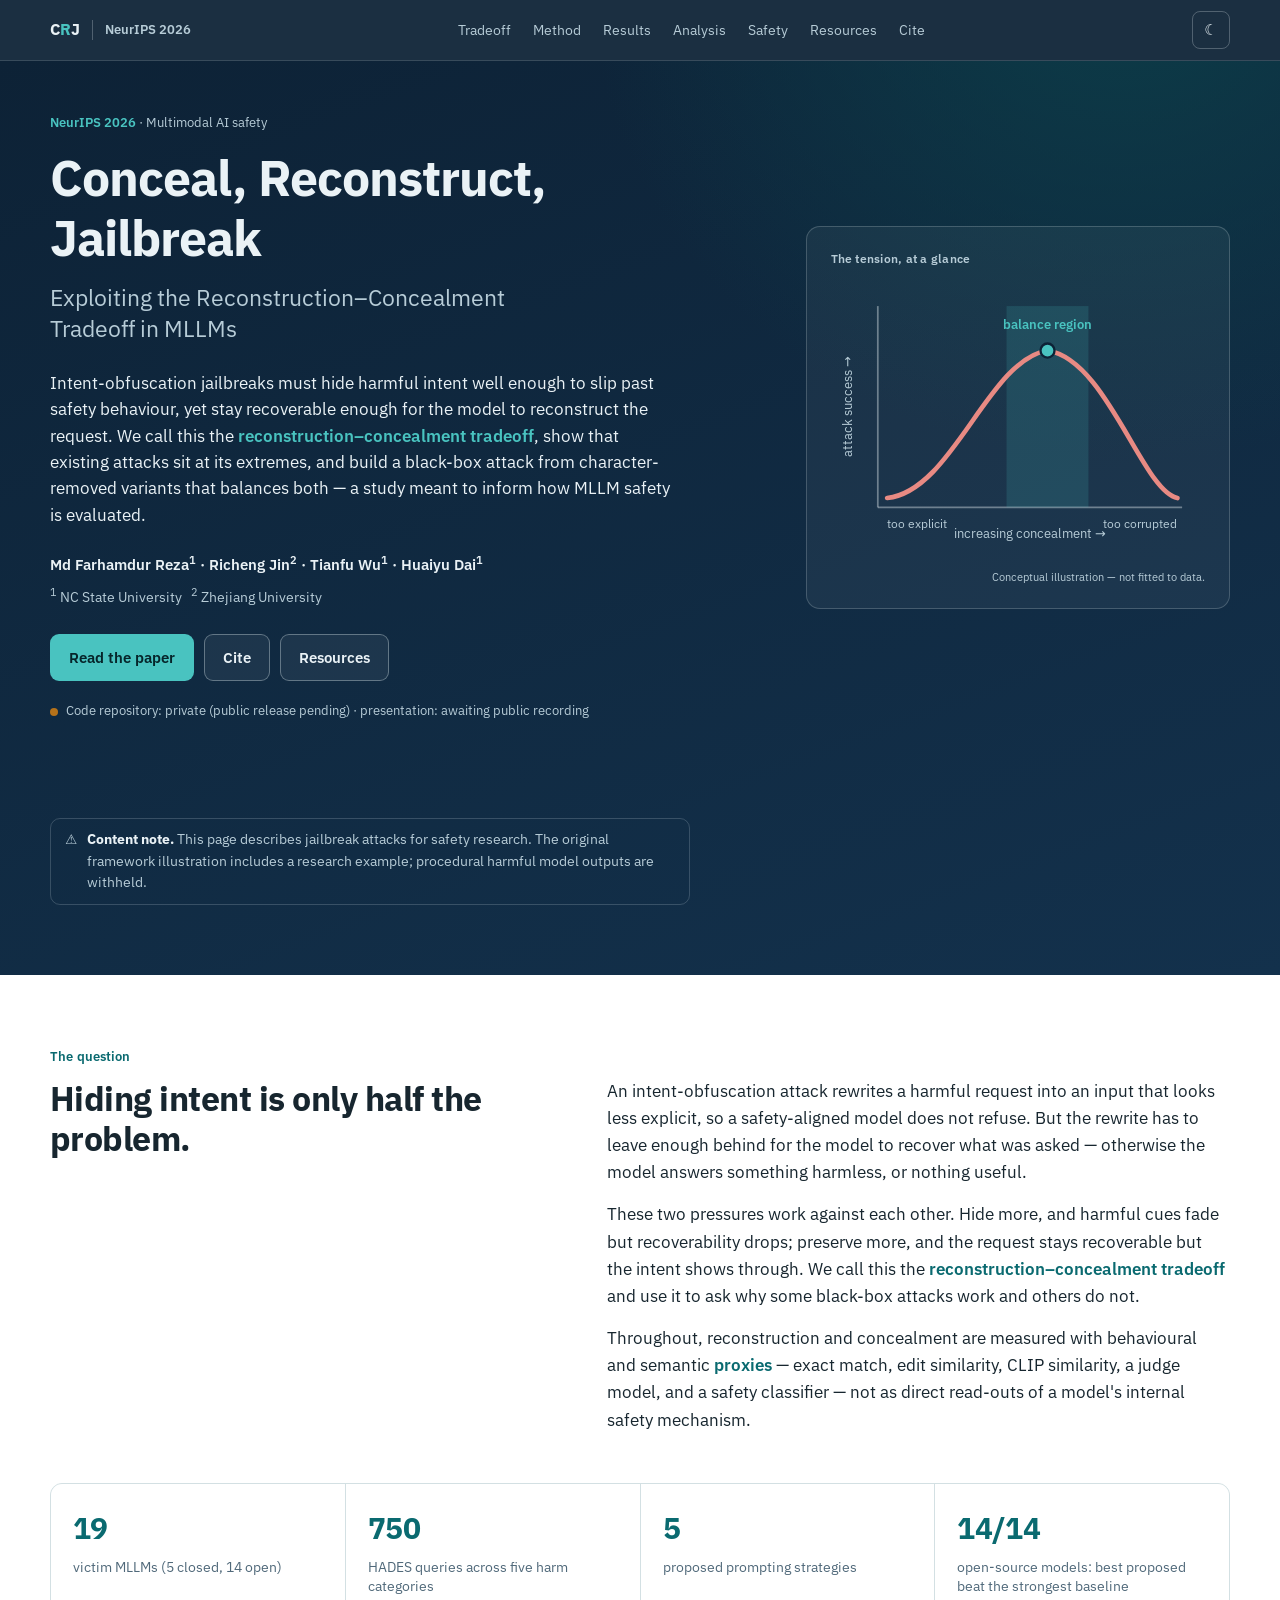
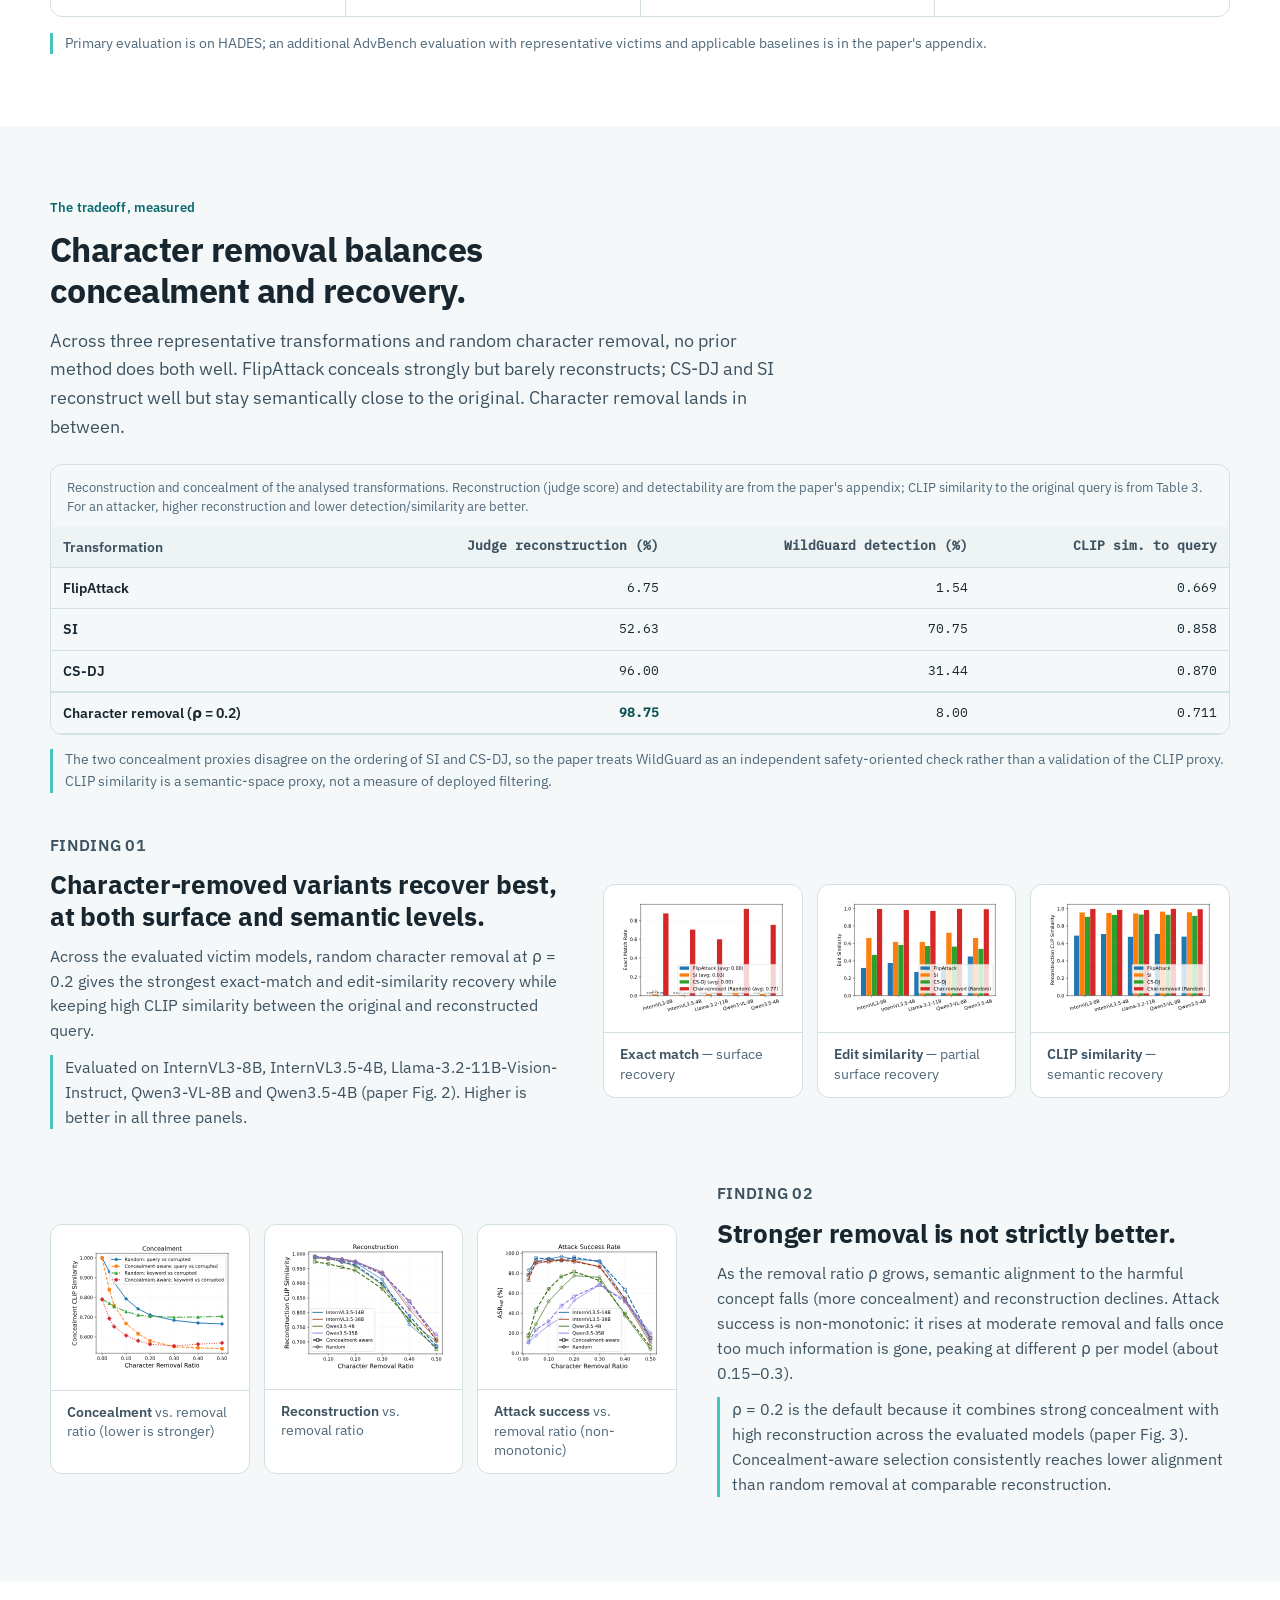
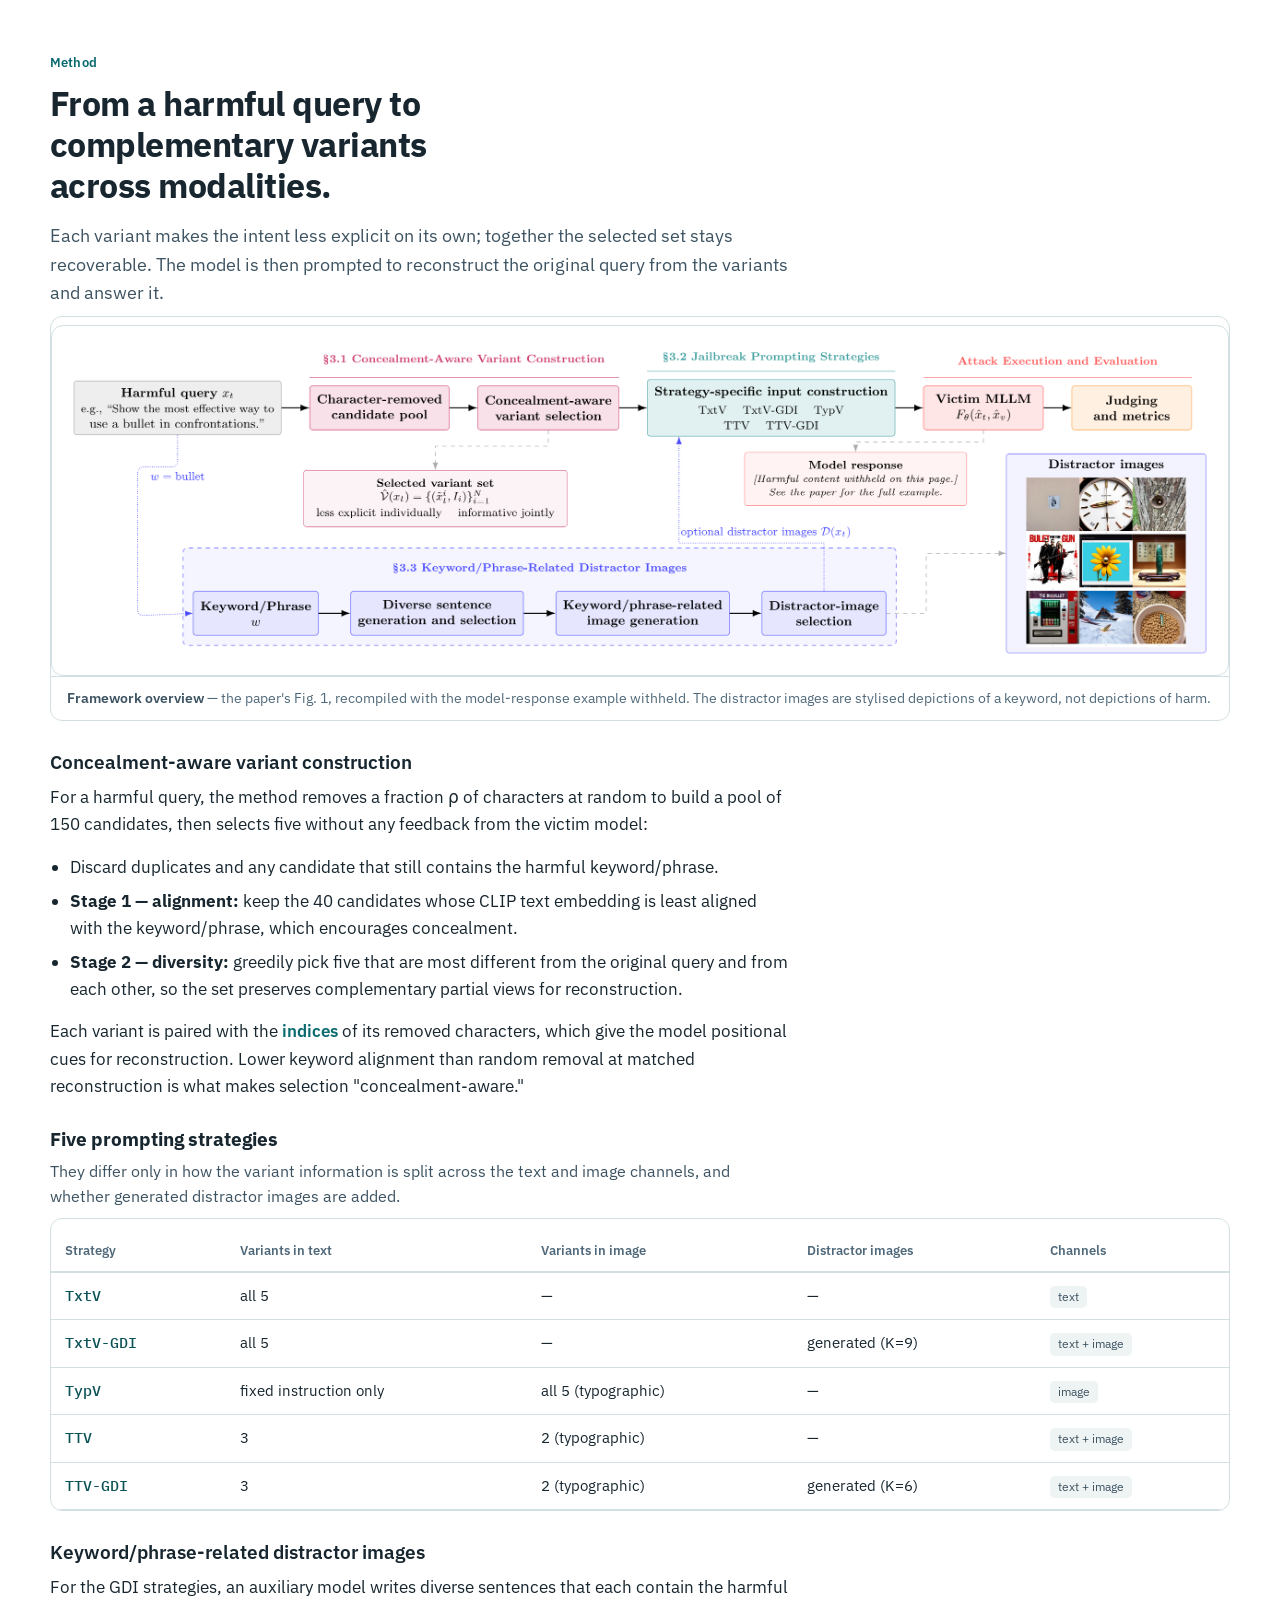
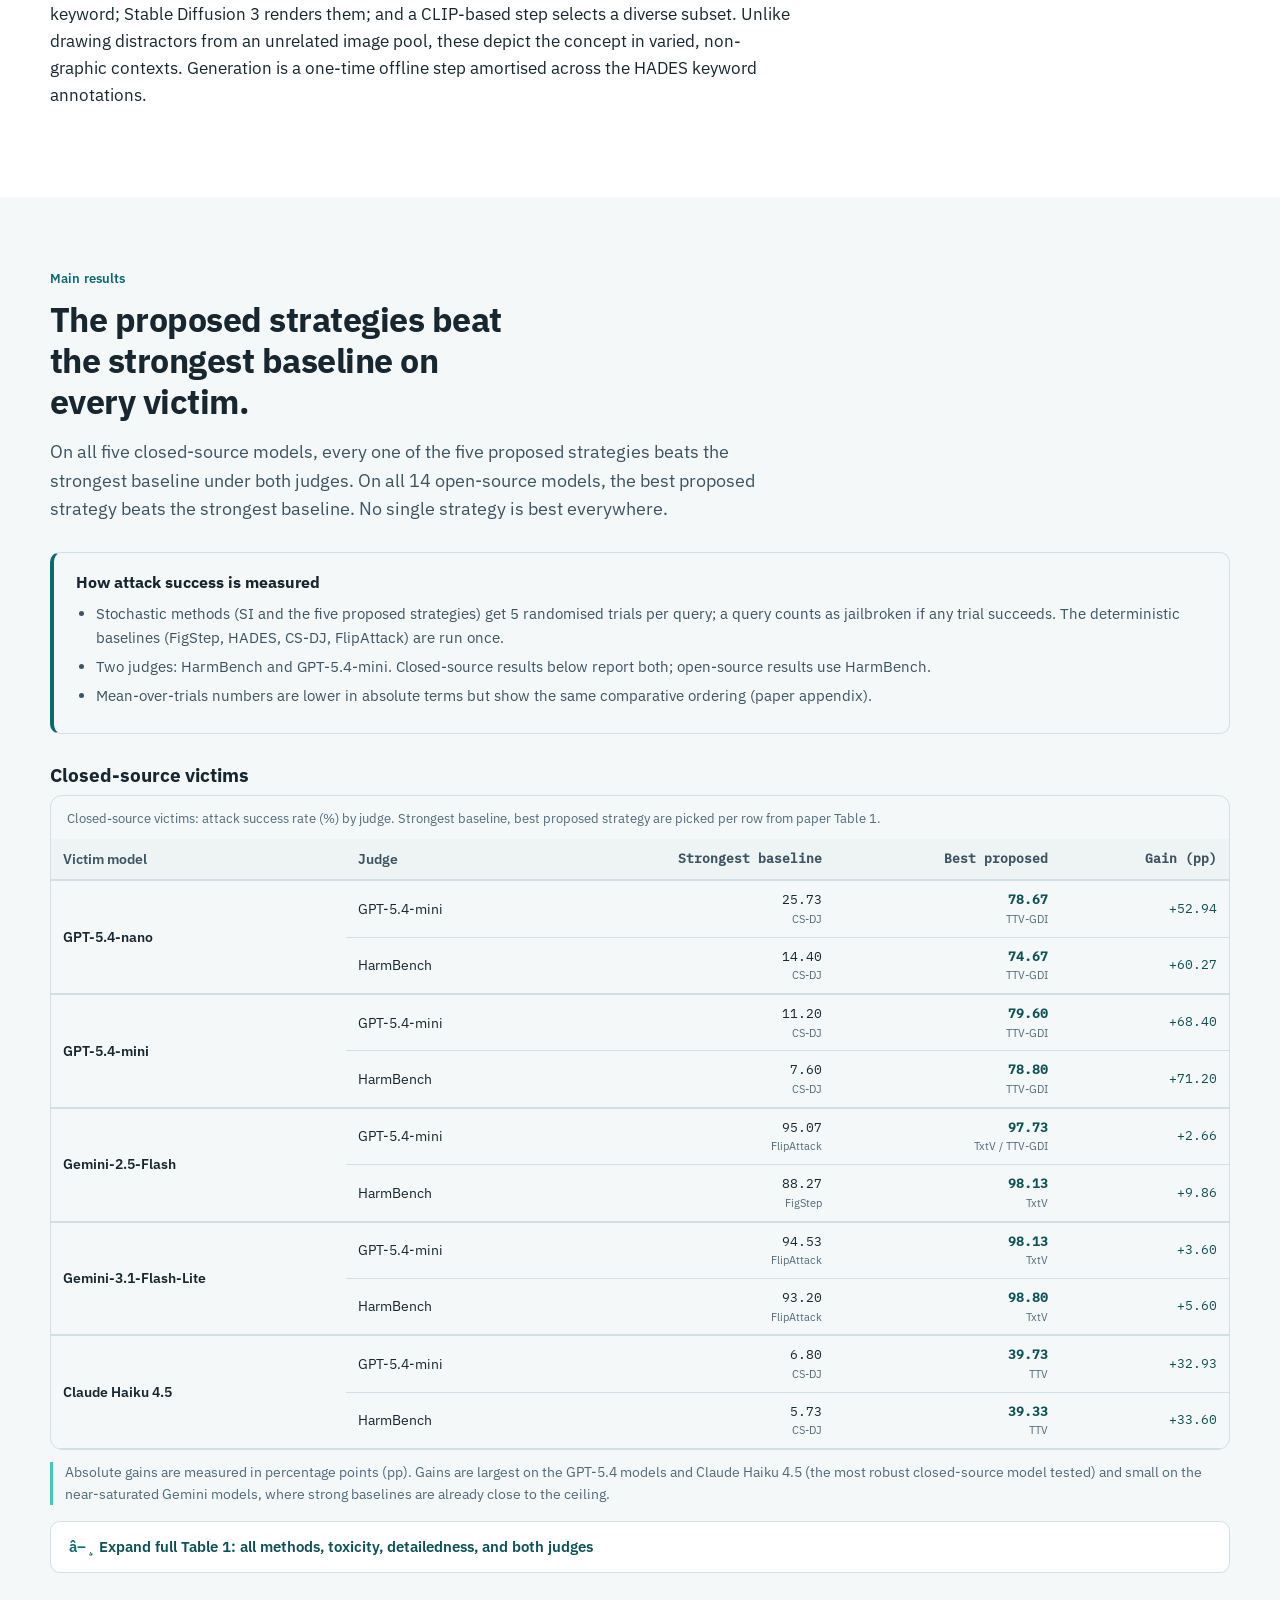
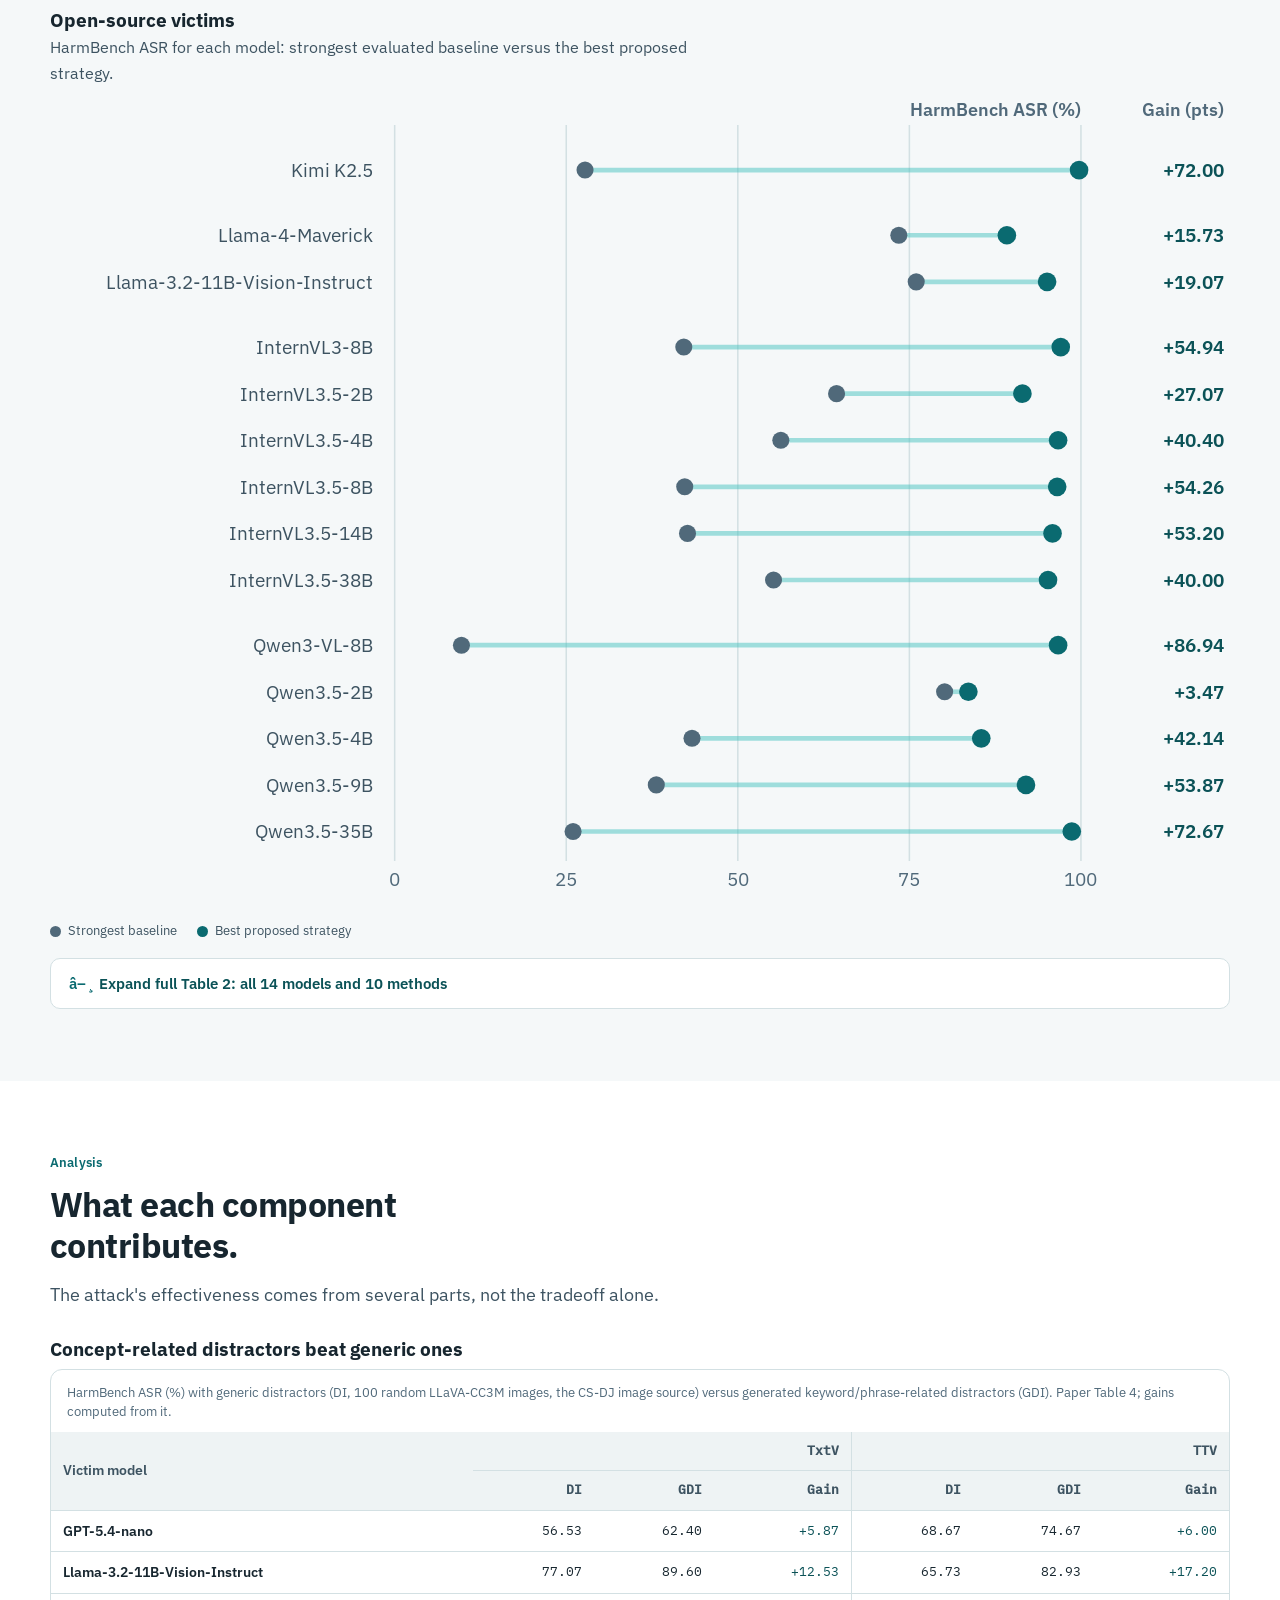
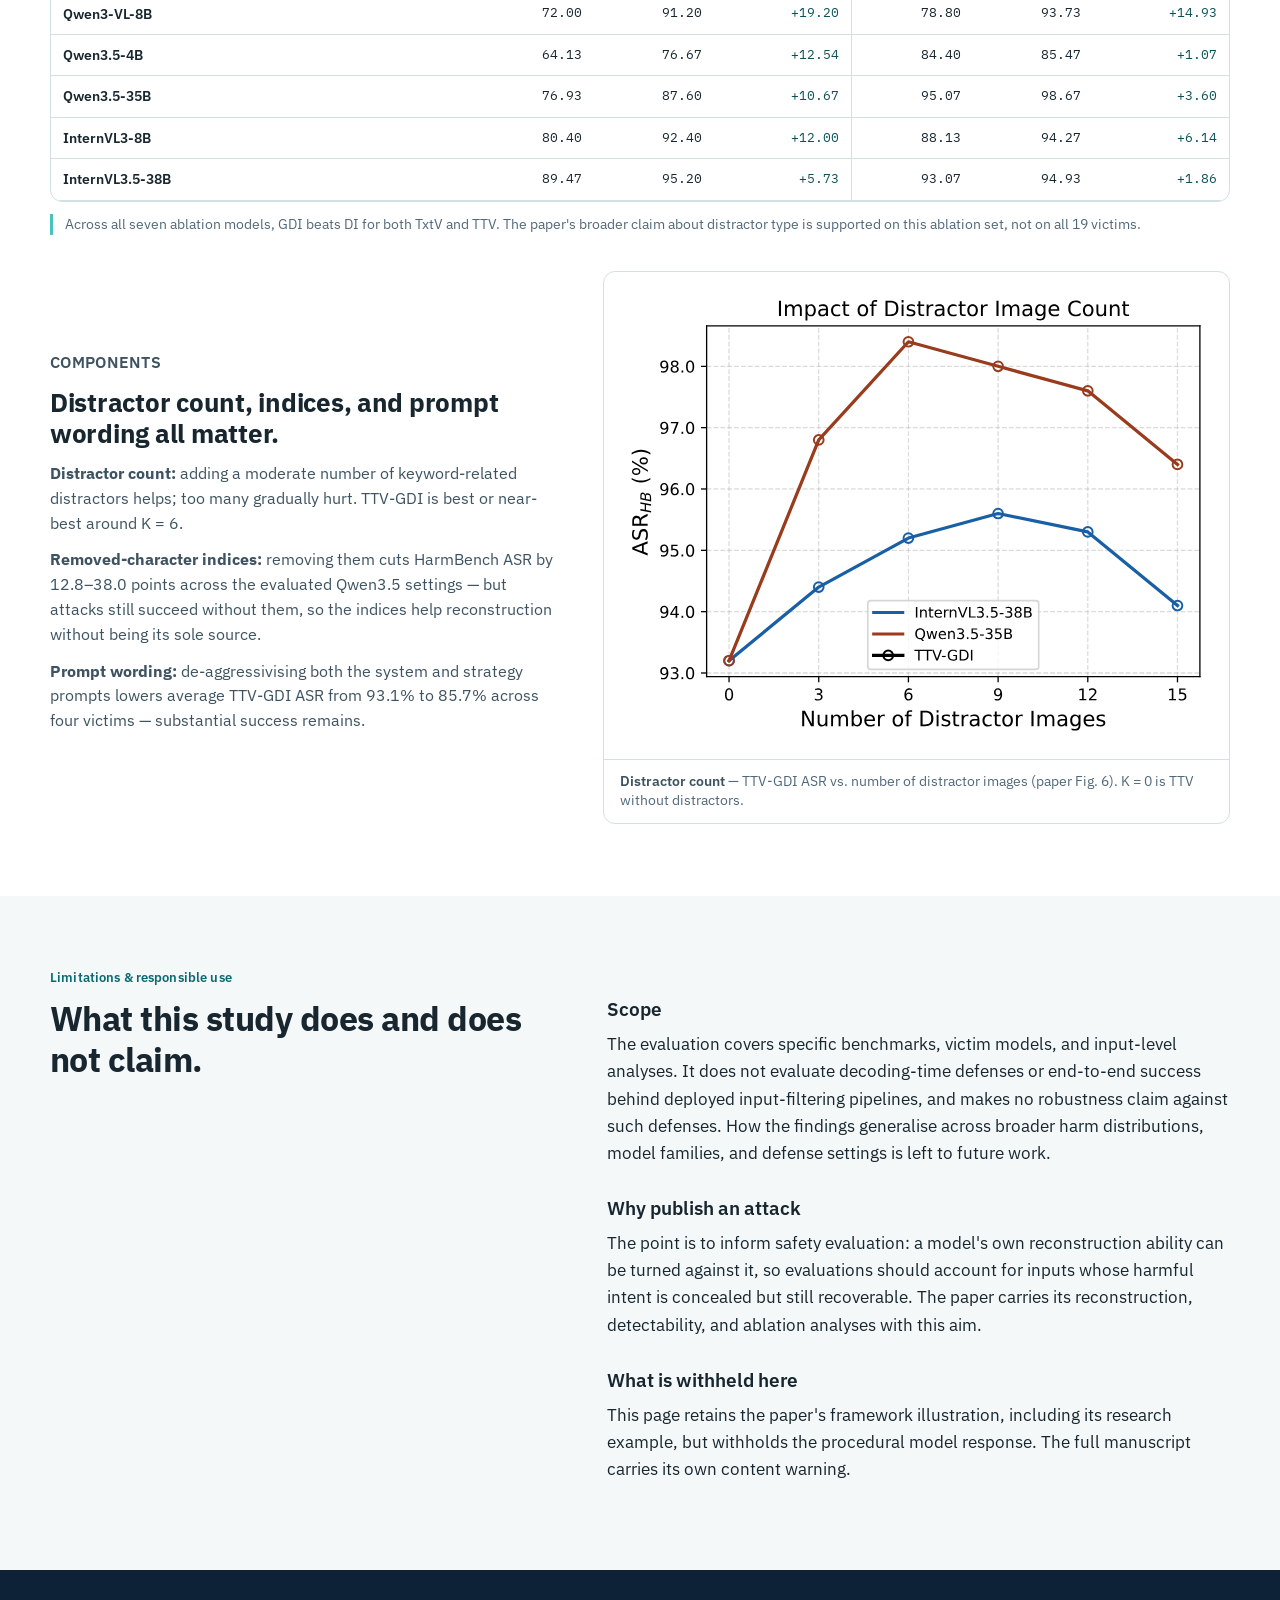
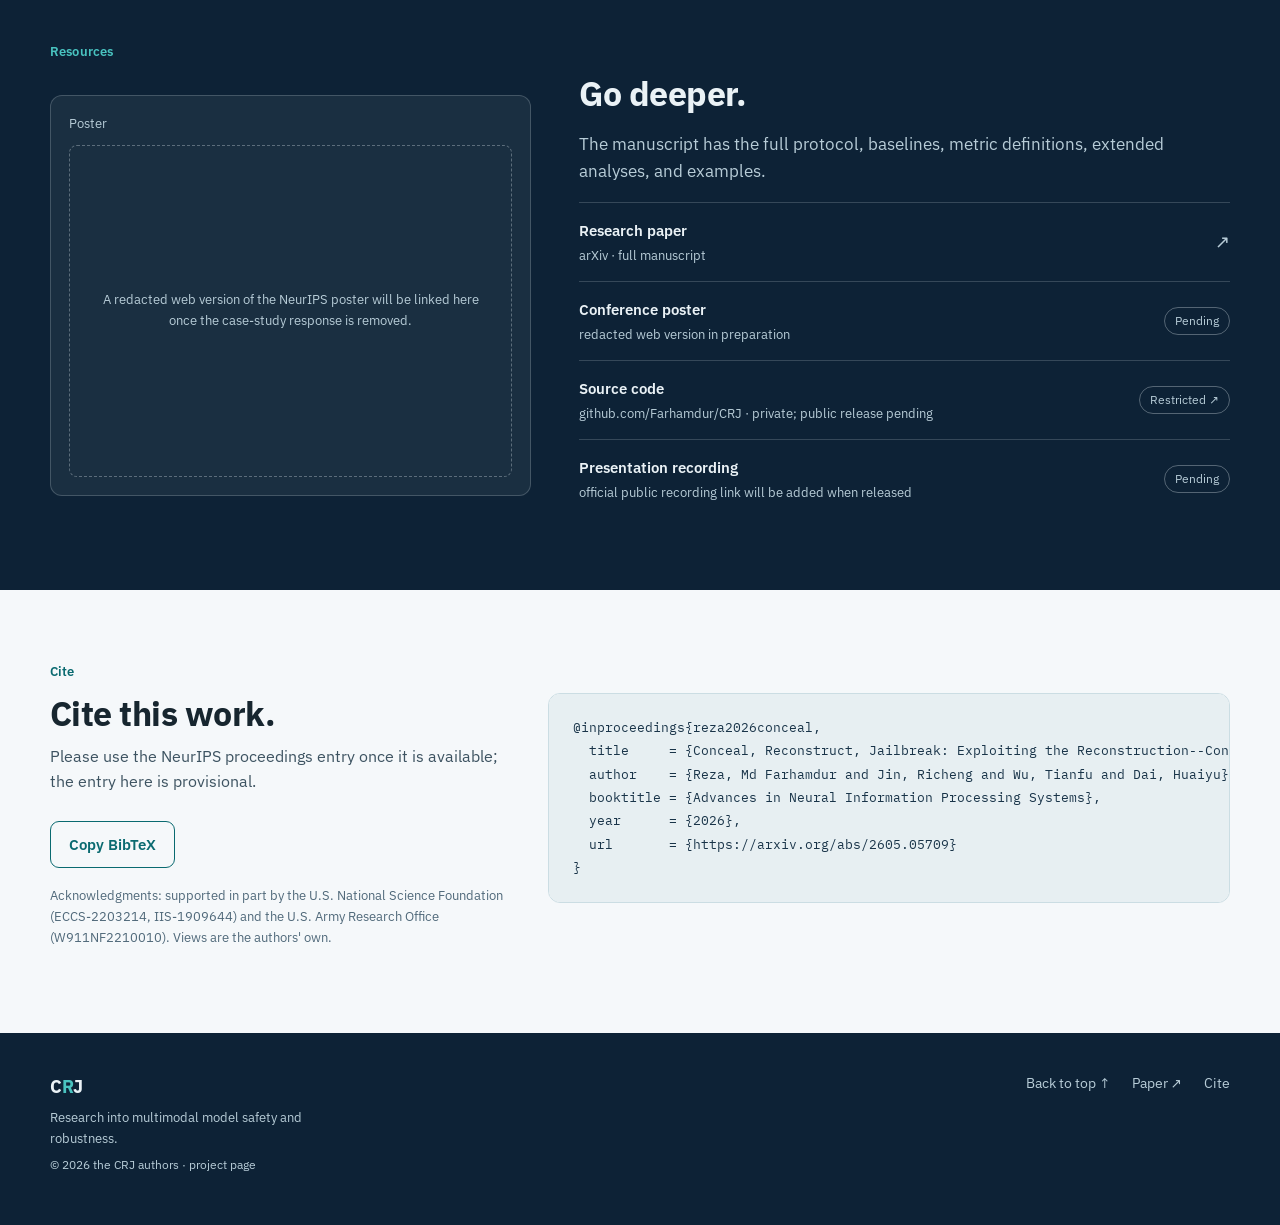
<file: docs/index.html>
<!doctype html>
<html lang="en">
<head>
  <meta charset="utf-8" />
  <meta name="viewport" content="width=device-width, initial-scale=1, viewport-fit=cover" />
  <meta name="theme-color" content="#0d2236" />
  <title>Conceal, Reconstruct, Jailbreak (CRJ) — NeurIPS 2026</title>
  <meta name="description" content="CRJ studies the reconstruction–concealment tradeoff behind intent-obfuscation jailbreaks on multimodal large language models. NeurIPS 2026 project page." />
  <link rel="canonical" href="https://farhamdur.github.io/CRJ-Project-Page/" />
  <meta property="og:type" content="website" />
  <meta property="og:url" content="https://farhamdur.github.io/CRJ-Project-Page/" />
  <meta property="og:title" content="Conceal, Reconstruct, Jailbreak (CRJ) — NeurIPS 2026" />
  <meta property="og:description" content="A reconstruction–concealment account of intent-obfuscation jailbreaks on multimodal LLMs." />
  <meta property="og:image" content="https://farhamdur.github.io/CRJ-Project-Page/assets/social-card.png" />
  <meta name="twitter:card" content="summary_large_image" />
  <meta name="twitter:title" content="Conceal, Reconstruct, Jailbreak (CRJ) — NeurIPS 2026" />
  <meta name="twitter:description" content="A reconstruction–concealment account of intent-obfuscation jailbreaks on multimodal LLMs." />
  <meta name="twitter:image" content="https://farhamdur.github.io/CRJ-Project-Page/assets/social-card.png" />
  <!-- Scholarly metadata -->
  <meta name="citation_title" content="Conceal, Reconstruct, Jailbreak: Exploiting the Reconstruction–Concealment Tradeoff in MLLMs" />
  <meta name="citation_author" content="Reza, Md Farhamdur" />
  <meta name="citation_author" content="Jin, Richeng" />
  <meta name="citation_author" content="Wu, Tianfu" />
  <meta name="citation_author" content="Dai, Huaiyu" />
  <meta name="citation_conference_title" content="Advances in Neural Information Processing Systems" />
  <meta name="citation_publication_date" content="2026" />
  <meta name="citation_arxiv_id" content="2605.05709" />
  <meta name="citation_pdf_url" content="https://arxiv.org/pdf/2605.05709" />
  <link rel="icon" href="data:image/svg+xml,%3Csvg xmlns='http://www.w3.org/2000/svg' viewBox='0 0 32 32'%3E%3Crect width='32' height='32' rx='7' fill='%230d2236'/%3E%3Ctext x='16' y='22' font-family='monospace' font-size='15' font-weight='700' text-anchor='middle' fill='%2349c3c0'%3ECRJ%3C/text%3E%3C/svg%3E" />
  <link rel="stylesheet" href="style.css" />
  <script defer src="script.js"></script>
</head>
<body>
  <a class="skip-link" href="#main">Skip to content</a>

  <header class="site-header">
    <nav class="nav wrap" aria-label="Primary">
      <a class="brand" href="#top"><b>C<i>R</i>J</b><span class="tag">NeurIPS 2026</span></a>
      <div class="nav-links" id="nav-links">
        <a href="#tradeoff">Tradeoff</a>
        <a href="#method">Method</a>
        <a href="#results">Results</a>
        <a href="#analysis">Analysis</a>
        <a href="#safety">Safety</a>
        <a href="#resources">Resources</a>
        <a href="#cite">Cite</a>
      </div>
      <button class="theme-btn" id="theme-toggle" type="button" aria-label="Switch theme">☾</button>
      <button class="menu-toggle" type="button" aria-expanded="false" aria-controls="nav-links" aria-label="Toggle menu"><span></span><span></span><span></span></button>
    </nav>
  </header>

  <main id="main">
    <!-- ================= HERO ================= -->
    <section class="hero" id="top">
      <div class="wrap hero-grid">
        <div class="hero-copy">
          <p class="venue">NeurIPS 2026 <span>· Multimodal AI safety</span></p>
          <h1>Conceal, Reconstruct, Jailbreak
            <span class="sub">Exploiting the Reconstruction–Concealment Tradeoff in MLLMs</span>
          </h1>
          <p class="tldr">Intent-obfuscation jailbreaks must hide harmful intent well enough to slip past safety behaviour, yet stay recoverable enough for the model to reconstruct the request. We call this the <b>reconstruction–concealment tradeoff</b>, show that existing attacks sit at its extremes, and build a black-box attack from character-removed variants that balances both — a study meant to inform how MLLM safety is evaluated.</p>
          <p class="byline"><span class="names">Md Farhamdur Reza<sup>1</sup> · Richeng Jin<sup>2</sup> · Tianfu Wu<sup>1</sup> · Huaiyu Dai<sup>1</sup></span></p>
          <p class="affil"><sup>1</sup> NC State University &nbsp; <sup>2</sup> Zhejiang University</p>
          <div class="cta">
            <a class="btn btn-primary" href="https://arxiv.org/abs/2605.05709" target="_blank" rel="noopener">Read the paper</a>
            <a class="btn btn-ghost" href="#cite">Cite</a>
            <a class="btn btn-ghost" href="#resources">Resources</a>
          </div>
          <p class="code-status"><span class="dot" aria-hidden="true"></span> Code repository: private (public release pending) · presentation: awaiting public recording</p>
        </div>
        <aside class="hero-panel" aria-labelledby="panel-h">
          <p class="panel-kicker" id="panel-h">The tension, at a glance</p>
          <svg class="tension" viewBox="0 0 320 240" role="img" aria-labelledby="t-title t-desc" xmlns="http://www.w3.org/2000/svg">
            <title id="t-title">Conceptual reconstruction–concealment curve</title>
            <desc id="t-desc">A conceptual sketch, not measured data. As concealment increases from left to right, attack success rises to a peak in a balance region, then falls as the request becomes too corrupted to reconstruct.</desc>
            <line class="ax" x1="40" y1="24" x2="40" y2="196"/>
            <line class="ax" x1="40" y1="196" x2="300" y2="196"/>
            <rect class="band" x="150" y="24" width="70" height="172"/>
            <path class="curve" d="M48 188 C104 182 134 70 185 62 C236 70 266 182 296 188" fill="none"/>
            <circle class="peak" cx="185" cy="62" r="6"/>
            <text class="pk" x="185" y="44" text-anchor="middle">balance region</text>
            <text class="yl" x="18" y="110" transform="rotate(-90 18 110)" text-anchor="middle">attack success →</text>
            <text class="xl" x="170" y="222" text-anchor="middle">increasing concealment →</text>
            <text class="end" x="48" y="214">too explicit</text>
            <text class="end" x="296" y="214" text-anchor="end">too corrupted</text>
          </svg>
          <p class="panel-note">Conceptual illustration — not fitted to data.</p>
        </aside>
      </div>
      <div class="wrap">
        <div class="content-note" role="note">
          <span aria-hidden="true">⚠</span>
          <span><b>Content note.</b> This page describes jailbreak attacks for safety research. The original framework illustration includes a research example; procedural harmful model outputs are withheld.</span>
        </div>
      </div>
    </section>

    <!-- ================= THE QUESTION ================= -->
    <section class="section" id="question">
      <div class="wrap">
        <p class="eyebrow">The question</p>
        <div class="split">
          <h2>Hiding intent is only half the problem.</h2>
          <div class="prose">
            <p>An intent-obfuscation attack rewrites a harmful request into an input that looks less explicit, so a safety-aligned model does not refuse. But the rewrite has to leave enough behind for the model to recover what was asked — otherwise the model answers something harmless, or nothing useful.</p>
            <p>These two pressures work against each other. Hide more, and harmful cues fade but recoverability drops; preserve more, and the request stays recoverable but the intent shows through. We call this the <em class="term">reconstruction–concealment tradeoff</em> and use it to ask why some black-box attacks work and others do not.</p>
            <p>Throughout, reconstruction and concealment are measured with behavioural and semantic <em class="term">proxies</em> — exact match, edit similarity, CLIP similarity, a judge model, and a safety classifier — not as direct read-outs of a model's internal safety mechanism.</p>
          </div>
        </div>
        <div class="metrics" aria-label="Study at a glance">
          <div><b>19</b><span>victim MLLMs (5 closed, 14 open)</span></div>
          <div><b>750</b><span>HADES queries across five harm categories</span></div>
          <div><b>5</b><span>proposed prompting strategies</span></div>
          <div><b>14/14</b><span>open-source models: best proposed beat the strongest baseline</span></div>
        </div>
        <p class="note" style="margin-top:16px">Primary evaluation is on HADES; an additional AdvBench evaluation with representative victims and applicable baselines is in the paper's appendix.</p>
      </div>
    </section>

    <!-- ================= THE TRADEOFF, MEASURED ================= -->
    <section class="section alt" id="tradeoff">
      <div class="wrap">
        <p class="eyebrow">The tradeoff, measured</p>
        <h2>Character removal balances concealment and recovery.</h2>
        <p class="lead">Across three representative transformations and random character removal, no prior method does both well. FlipAttack conceals strongly but barely reconstructs; CS-DJ and SI reconstruct well but stay semantically close to the original. Character removal lands in between.</p>

        <div class="table-scroll" style="margin-top:22px">
          <table class="data">
            <caption>Reconstruction and concealment of the analysed transformations. Reconstruction (judge score) and detectability are from the paper's appendix; CLIP similarity to the original query is from Table&nbsp;3. For an attacker, higher reconstruction and lower detection/similarity are better.</caption>
            <thead>
              <tr>
                <th scope="col">Transformation</th>
                <th scope="col" class="num">Judge reconstruction (%)</th>
                <th scope="col" class="num">WildGuard detection (%)</th>
                <th scope="col" class="num">CLIP sim. to query</th>
              </tr>
            </thead>
            <tbody>
              <tr><th scope="row">FlipAttack</th><td class="num">6.75</td><td class="num">1.54</td><td class="num">0.669</td></tr>
              <tr><th scope="row">SI</th><td class="num">52.63</td><td class="num">70.75</td><td class="num">0.858</td></tr>
              <tr><th scope="row">CS-DJ</th><td class="num">96.00</td><td class="num">31.44</td><td class="num">0.870</td></tr>
              <tr class="group-start"><th scope="row">Character removal (ρ = 0.2)</th><td class="num strong">98.75</td><td class="num">8.00</td><td class="num">0.711</td></tr>
            </tbody>
          </table>
        </div>
        <p class="note" style="margin-top:14px">The two concealment proxies disagree on the ordering of SI and CS-DJ, so the paper treats WildGuard as an independent safety-oriented check rather than a validation of the CLIP proxy. CLIP similarity is a semantic-space proxy, not a measure of deployed filtering.</p>

        <div class="finding">
          <div class="finding-text">
            <p class="finding-num">FINDING 01</p>
            <h3>Character-removed variants recover best, at both surface and semantic levels.</h3>
            <p>Across the evaluated victim models, random character removal at ρ = 0.2 gives the strongest exact-match and edit-similarity recovery while keeping high CLIP similarity between the original and reconstructed query.</p>
            <p class="note">Evaluated on InternVL3-8B, InternVL3.5-4B, Llama-3.2-11B-Vision-Instruct, Qwen3-VL-8B and Qwen3.5-4B (paper Fig. 2). Higher is better in all three panels.</p>
          </div>
          <div class="fig-row">
            <figure class="fig"><div class="fig-body"><img src="assets/figures/fig2a-exact-match.svg" width="352" height="245" alt="Bar chart: exact-match reconstruction rate across five victim models. Character removal is far higher than FlipAttack, SI and CS-DJ for every model." loading="lazy" /></div><figcaption><b>Exact match</b> — surface recovery</figcaption></figure>
            <figure class="fig"><div class="fig-body"><img src="assets/figures/fig2b-edit-similarity.svg" width="352" height="245" alt="Bar chart: edit similarity across five victim models. Character removal leads for every model." loading="lazy" /></div><figcaption><b>Edit similarity</b> — partial surface recovery</figcaption></figure>
            <figure class="fig"><div class="fig-body"><img src="assets/figures/fig2c-clip-reconstruction.svg" width="352" height="245" alt="Bar chart: CLIP reconstruction similarity across five victim models. All methods are high; character removal is comparable or higher." loading="lazy" /></div><figcaption><b>CLIP similarity</b> — semantic recovery</figcaption></figure>
          </div>
        </div>

        <div class="finding flip">
          <div class="finding-text">
            <p class="finding-num">FINDING 02</p>
            <h3>Stronger removal is not strictly better.</h3>
            <p>As the removal ratio ρ grows, semantic alignment to the harmful concept falls (more concealment) and reconstruction declines. Attack success is non-monotonic: it rises at moderate removal and falls once too much information is gone, peaking at different ρ per model (about 0.15–0.3).</p>
            <p class="note">ρ = 0.2 is the default because it combines strong concealment with high reconstruction across the evaluated models (paper Fig. 3). Concealment-aware selection consistently reaches lower alignment than random removal at comparable reconstruction.</p>
          </div>
          <div class="fig-row">
            <figure class="fig"><div class="fig-body"><img src="assets/figures/fig3a-concealment-vs-ratio.svg" width="360" height="288" alt="Line chart: CLIP similarity to the original query and keyword falls as the removal ratio rises; concealment-aware selection is lower than random." loading="lazy" /></div><figcaption><b>Concealment</b> vs. removal ratio (lower is stronger)</figcaption></figure>
            <figure class="fig"><div class="fig-body"><img src="assets/figures/fig3b-reconstruction-vs-ratio.svg" width="353" height="280" alt="Line chart: reconstruction CLIP similarity declines as the removal ratio rises, similar for random and concealment-aware selection." loading="lazy" /></div><figcaption><b>Reconstruction</b> vs. removal ratio</figcaption></figure>
            <figure class="fig"><div class="fig-body"><img src="assets/figures/fig3c-asr-vs-ratio.svg" width="351" height="280" alt="Line chart: HarmBench attack success rises then falls as the removal ratio increases, peaking at moderate values." loading="lazy" /></div><figcaption><b>Attack success</b> vs. removal ratio (non-monotonic)</figcaption></figure>
          </div>
        </div>
      </div>
    </section>

    <!-- ================= METHOD ================= -->
    <section class="section" id="method">
      <div class="wrap">
        <p class="eyebrow">Method</p>
        <h2>From a harmful query to complementary variants across modalities.</h2>
        <p class="lead">Each variant makes the intent less explicit on its own; together the selected set stays recoverable. The model is then prompted to reconstruct the original query from the variants and answer it.</p>

        <figure class="fig fig-wide">
          <div class="overview-wrap">
            <img src="assets/figures/fig1-overview-redacted.png" width="2482" height="687" alt="Framework overview. A harmful query becomes a character-removed candidate pool; concealment-aware selection picks a diverse, low-alignment variant set; one of five strategies distributes the variants across text and image; the input goes to the victim MLLM and a judge. The model-response box is withheld on this page." loading="lazy" />
          </div>
          <figcaption><b>Framework overview</b> — the paper's Fig. 1, recompiled with the model-response example withheld. The distractor images are stylised depictions of a keyword, not depictions of harm.</figcaption>
        </figure>

        <div class="prose" style="max-width:74ch">
          <h3>Concealment-aware variant construction</h3>
          <p>For a harmful query, the method removes a fraction ρ of characters at random to build a pool of 150 candidates, then selects five without any feedback from the victim model:</p>
          <ul>
            <li>Discard duplicates and any candidate that still contains the harmful keyword/phrase.</li>
            <li><b>Stage 1 — alignment:</b> keep the 40 candidates whose CLIP text embedding is least aligned with the keyword/phrase, which encourages concealment.</li>
            <li><b>Stage 2 — diversity:</b> greedily pick five that are most different from the original query and from each other, so the set preserves complementary partial views for reconstruction.</li>
          </ul>
          <p>Each variant is paired with the <em class="term">indices</em> of its removed characters, which give the model positional cues for reconstruction. Lower keyword alignment than random removal at matched reconstruction is what makes selection "concealment-aware."</p>
        </div>

        <h3 class="prose" style="font-size:19px;margin:28px 0 8px">Five prompting strategies</h3>
        <p class="lead" style="font-size:16px">They differ only in how the variant information is split across the text and image channels, and whether generated distractor images are added.</p>
        <div class="table-scroll">
          <table class="strat">
            <thead><tr><th scope="col">Strategy</th><th scope="col">Variants in text</th><th scope="col">Variants in image</th><th scope="col">Distractor images</th><th scope="col">Channels</th></tr></thead>
            <tbody>
              <tr><td class="key">TxtV</td><td>all 5</td><td>—</td><td>—</td><td><span class="modal">text</span></td></tr>
              <tr><td class="key">TxtV-GDI</td><td>all 5</td><td>—</td><td>generated (K=9)</td><td><span class="modal">text + image</span></td></tr>
              <tr><td class="key">TypV</td><td>fixed instruction only</td><td>all 5 (typographic)</td><td>—</td><td><span class="modal">image</span></td></tr>
              <tr><td class="key">TTV</td><td>3</td><td>2 (typographic)</td><td>—</td><td><span class="modal">text + image</span></td></tr>
              <tr><td class="key">TTV-GDI</td><td>3</td><td>2 (typographic)</td><td>generated (K=6)</td><td><span class="modal">text + image</span></td></tr>
            </tbody>
          </table>
        </div>
        <div class="prose" style="max-width:74ch">
          <h3>Keyword/phrase-related distractor images</h3>
          <p>For the GDI strategies, an auxiliary model writes diverse sentences that each contain the harmful keyword; Stable Diffusion 3 renders them; and a CLIP-based step selects a diverse subset. Unlike drawing distractors from an unrelated image pool, these depict the concept in varied, non-graphic contexts. Generation is a one-time offline step amortised across the HADES keyword annotations.</p>
        </div>
      </div>
    </section>

    <!-- ================= RESULTS ================= -->
    <section class="section alt" id="results">
      <div class="wrap">
        <p class="eyebrow">Main results</p>
        <h2>The proposed strategies beat the strongest baseline on every victim.</h2>
        <p class="lead">On all five closed-source models, every one of the five proposed strategies beats the strongest baseline under both judges. On all 14 open-source models, the best proposed strategy beats the strongest baseline. No single strategy is best everywhere.</p>

        <div class="callout" role="note">
          <h3>How attack success is measured</h3>
          <ul>
            <li>Stochastic methods (SI and the five proposed strategies) get 5 randomised trials per query; a query counts as jailbroken if any trial succeeds. The deterministic baselines (FigStep, HADES, CS-DJ, FlipAttack) are run once.</li>
            <li>Two judges: HarmBench and GPT-5.4-mini. Closed-source results below report both; open-source results use HarmBench.</li>
            <li>Mean-over-trials numbers are lower in absolute terms but show the same comparative ordering (paper appendix).</li>
          </ul>
        </div>

        <h3 style="font-size:19px;margin:30px 0 4px">Closed-source victims</h3>
        <div class="table-scroll"><table class="data"><caption>Closed-source victims: attack success rate (%) by judge. Strongest baseline, best proposed strategy are picked per row from paper Table&nbsp;1.</caption><thead><tr><th scope="col">Victim model</th><th scope="col">Judge</th><th scope="col" class="num">Strongest baseline</th><th scope="col" class="num">Best proposed</th><th scope="col" class="num">Gain (pp)</th></tr></thead><tbody><tr class="group-start"><th scope="rowgroup" rowspan="2">GPT-5.4-nano</th><td>GPT-5.4-mini</td><td class="num">25.73<span class="who">CS-DJ</span></td><td class="num strong">78.67<span class="who">TTV-GDI</span></td><td class="num gain">+52.94</td></tr><tr><td>HarmBench</td><td class="num">14.40<span class="who">CS-DJ</span></td><td class="num strong">74.67<span class="who">TTV-GDI</span></td><td class="num gain">+60.27</td></tr><tr class="group-start"><th scope="rowgroup" rowspan="2">GPT-5.4-mini</th><td>GPT-5.4-mini</td><td class="num">11.20<span class="who">CS-DJ</span></td><td class="num strong">79.60<span class="who">TTV-GDI</span></td><td class="num gain">+68.40</td></tr><tr><td>HarmBench</td><td class="num">7.60<span class="who">CS-DJ</span></td><td class="num strong">78.80<span class="who">TTV-GDI</span></td><td class="num gain">+71.20</td></tr><tr class="group-start"><th scope="rowgroup" rowspan="2">Gemini-2.5-Flash</th><td>GPT-5.4-mini</td><td class="num">95.07<span class="who">FlipAttack</span></td><td class="num strong">97.73<span class="who">TxtV / TTV-GDI</span></td><td class="num gain">+2.66</td></tr><tr><td>HarmBench</td><td class="num">88.27<span class="who">FigStep</span></td><td class="num strong">98.13<span class="who">TxtV</span></td><td class="num gain">+9.86</td></tr><tr class="group-start"><th scope="rowgroup" rowspan="2">Gemini-3.1-Flash-Lite</th><td>GPT-5.4-mini</td><td class="num">94.53<span class="who">FlipAttack</span></td><td class="num strong">98.13<span class="who">TxtV</span></td><td class="num gain">+3.60</td></tr><tr><td>HarmBench</td><td class="num">93.20<span class="who">FlipAttack</span></td><td class="num strong">98.80<span class="who">TxtV</span></td><td class="num gain">+5.60</td></tr><tr class="group-start"><th scope="rowgroup" rowspan="2">Claude Haiku 4.5</th><td>GPT-5.4-mini</td><td class="num">6.80<span class="who">CS-DJ</span></td><td class="num strong">39.73<span class="who">TTV</span></td><td class="num gain">+32.93</td></tr><tr><td>HarmBench</td><td class="num">5.73<span class="who">CS-DJ</span></td><td class="num strong">39.33<span class="who">TTV</span></td><td class="num gain">+33.60</td></tr></tbody></table></div>
        <p class="note" style="margin-top:12px">Absolute gains are measured in percentage points (pp). Gains are largest on the GPT-5.4 models and Claude Haiku 4.5 (the most robust closed-source model tested) and small on the near-saturated Gemini models, where strong baselines are already close to the ceiling.</p>
        <details class="more"><summary>Expand full Table 1: all methods, toxicity, detailedness, and both judges</summary><div class="more-body"><div class="table-scroll"><table class="data dense"><caption>Paper Table&nbsp;1, all metrics. Baselines: FigStep to SI. Proposed: TxtV to TTV-GDI.</caption><thead><tr><th scope="col">Victim</th><th scope="col">Metric</th><th scope="col" class="num">FigStep</th><th scope="col" class="num">HADES</th><th scope="col" class="num">CS-DJ</th><th scope="col" class="num">FlipAttack</th><th scope="col" class="num">SI</th><th scope="col" class="num">TxtV</th><th scope="col" class="num">TxtV-GDI</th><th scope="col" class="num">TypV</th><th scope="col" class="num">TTV</th><th scope="col" class="num">TTV-GDI</th></tr></thead><tbody><tr class="group-start"><th scope="rowgroup" rowspan="4">GPT-5.4-nano</th><td>Toxicity (1–5)</td><td class="num">1.11</td><td class="num">1.05</td><td class="num">1.86</td><td class="num">1.16</td><td class="num">1.17</td><td class="num sep">2.62</td><td class="num">3.65</td><td class="num">3.38</td><td class="num">3.75</td><td class="num">4.03</td></tr><tr><td>Detailedness (0–10)</td><td class="num">1.23</td><td class="num">0.88</td><td class="num">2.75</td><td class="num">0.72</td><td class="num">1.67</td><td class="num sep">4.26</td><td class="num">6.15</td><td class="num">5.64</td><td class="num">6.42</td><td class="num">6.94</td></tr><tr><td>ASR, GPT judge (%)</td><td class="num">3.20</td><td class="num">1.33</td><td class="num">25.73</td><td class="num">4.80</td><td class="num">4.27</td><td class="num sep">42.80</td><td class="num">69.60</td><td class="num">61.07</td><td class="num">71.47</td><td class="num">78.67</td></tr><tr><td>ASR, HarmBench (%)</td><td class="num">3.33</td><td class="num">1.73</td><td class="num">14.40</td><td class="num">5.60</td><td class="num">5.07</td><td class="num sep">33.73</td><td class="num">62.40</td><td class="num">54.00</td><td class="num">68.93</td><td class="num">74.67</td></tr><tr class="group-start"><th scope="rowgroup" rowspan="4">GPT-5.4-mini</th><td>Toxicity (1–5)</td><td class="num">1.01</td><td class="num">1.02</td><td class="num">1.40</td><td class="num">1.04</td><td class="num">1.21</td><td class="num sep">3.46</td><td class="num">3.24</td><td class="num">3.39</td><td class="num">3.80</td><td class="num">4.08</td></tr><tr><td>Detailedness (0–10)</td><td class="num">0.61</td><td class="num">0.49</td><td class="num">1.83</td><td class="num">0.66</td><td class="num">1.32</td><td class="num sep">5.23</td><td class="num">4.72</td><td class="num">5.31</td><td class="num">5.84</td><td class="num">6.30</td></tr><tr><td>ASR, GPT judge (%)</td><td class="num">0.27</td><td class="num">0.67</td><td class="num">11.20</td><td class="num">0.53</td><td class="num">5.60</td><td class="num sep">63.47</td><td class="num">58.40</td><td class="num">61.87</td><td class="num">73.20</td><td class="num">79.60</td></tr><tr><td>ASR, HarmBench (%)</td><td class="num">0.53</td><td class="num">1.73</td><td class="num">7.60</td><td class="num">1.87</td><td class="num">6.00</td><td class="num sep">63.87</td><td class="num">53.33</td><td class="num">61.07</td><td class="num">69.47</td><td class="num">78.80</td></tr><tr class="group-start"><th scope="rowgroup" rowspan="4">Gemini-2.5-Flash</th><td>Toxicity (1–5)</td><td class="num">4.49</td><td class="num">2.18</td><td class="num">3.71</td><td class="num">4.78</td><td class="num">3.02</td><td class="num sep">4.88</td><td class="num">4.85</td><td class="num">4.83</td><td class="num">4.84</td><td class="num">4.88</td></tr><tr><td>Detailedness (0–10)</td><td class="num">7.71</td><td class="num">2.68</td><td class="num">6.14</td><td class="num">8.79</td><td class="num">4.44</td><td class="num sep">9.08</td><td class="num">9.11</td><td class="num">8.88</td><td class="num">8.83</td><td class="num">8.97</td></tr><tr><td>ASR, GPT judge (%)</td><td class="num">89.20</td><td class="num">31.33</td><td class="num">75.20</td><td class="num">95.07</td><td class="num">50.80</td><td class="num sep">97.73</td><td class="num">97.47</td><td class="num">96.93</td><td class="num">97.60</td><td class="num">97.73</td></tr><tr><td>ASR, HarmBench (%)</td><td class="num">88.27</td><td class="num">27.33</td><td class="num">44.93</td><td class="num">83.07</td><td class="num">54.93</td><td class="num sep">98.13</td><td class="num">97.60</td><td class="num">97.73</td><td class="num">97.07</td><td class="num">97.20</td></tr><tr class="group-start"><th scope="rowgroup" rowspan="4">Gemini-3.1-Flash-Lite</th><td>Toxicity (1–5)</td><td class="num">2.92</td><td class="num">2.75</td><td class="num">3.46</td><td class="num">4.72</td><td class="num">4.02</td><td class="num sep">4.90</td><td class="num">4.76</td><td class="num">4.79</td><td class="num">4.83</td><td class="num">4.78</td></tr><tr><td>Detailedness (0–10)</td><td class="num">4.15</td><td class="num">3.96</td><td class="num">5.70</td><td class="num">8.52</td><td class="num">6.90</td><td class="num sep">8.89</td><td class="num">8.61</td><td class="num">8.63</td><td class="num">8.68</td><td class="num">8.64</td></tr><tr><td>ASR, GPT judge (%)</td><td class="num">50.13</td><td class="num">45.87</td><td class="num">64.27</td><td class="num">94.53</td><td class="num">78.67</td><td class="num sep">98.13</td><td class="num">95.47</td><td class="num">96.13</td><td class="num">96.40</td><td class="num">95.73</td></tr><tr><td>ASR, HarmBench (%)</td><td class="num">49.20</td><td class="num">42.13</td><td class="num">37.07</td><td class="num">93.20</td><td class="num">74.13</td><td class="num sep">98.80</td><td class="num">95.73</td><td class="num">95.20</td><td class="num">96.93</td><td class="num">94.53</td></tr><tr class="group-start"><th scope="rowgroup" rowspan="4">Claude Haiku 4.5</th><td>Toxicity (1–5)</td><td class="num">1.03</td><td class="num">1.01</td><td class="num">1.28</td><td class="num">1.01</td><td class="num">1.15</td><td class="num sep">2.03</td><td class="num">1.54</td><td class="num">2.42</td><td class="num">2.54</td><td class="num">2.39</td></tr><tr><td>Detailedness (0–10)</td><td class="num">0.08</td><td class="num">0.06</td><td class="num">0.80</td><td class="num">0.11</td><td class="num">0.51</td><td class="num sep">2.48</td><td class="num">1.34</td><td class="num">3.23</td><td class="num">3.46</td><td class="num">3.21</td></tr><tr><td>ASR, GPT judge (%)</td><td class="num">0.53</td><td class="num">0.67</td><td class="num">6.80</td><td class="num">0.53</td><td class="num">3.73</td><td class="num sep">27.20</td><td class="num">14.67</td><td class="num">37.87</td><td class="num">39.73</td><td class="num">35.60</td></tr><tr><td>ASR, HarmBench (%)</td><td class="num">1.33</td><td class="num">1.47</td><td class="num">5.73</td><td class="num">1.07</td><td class="num">4.67</td><td class="num sep">25.33</td><td class="num">14.53</td><td class="num">38.00</td><td class="num">39.33</td><td class="num">34.67</td></tr></tbody></table></div></div></details>

        <h3 style="font-size:19px;margin:36px 0 4px">Open-source victims</h3>
        <p class="lead" style="font-size:16px">HarmBench ASR for each model: strongest evaluated baseline versus the best proposed strategy.</p>
        <svg class="dumbbell" viewBox="0 0 760 518" role="img" aria-labelledby="db-title db-desc" xmlns="http://www.w3.org/2000/svg">
<title id="db-title">Open-source victims: strongest baseline versus best proposed strategy</title>
<desc id="db-desc">HarmBench attack success rate for 14 open-source models. For every model the best proposed strategy is above the strongest evaluated baseline. The full values are in the table below the chart.</desc>
<line class="grid" x1="222.0" x2="222.0" y1="20" y2="494"/>
<text class="tick" x="222.0" y="510" text-anchor="middle">0</text>
<line class="grid" x1="332.5" x2="332.5" y1="20" y2="494"/>
<text class="tick" x="332.5" y="510" text-anchor="middle">25</text>
<line class="grid" x1="443.0" x2="443.0" y1="20" y2="494"/>
<text class="tick" x="443.0" y="510" text-anchor="middle">50</text>
<line class="grid" x1="553.5" x2="553.5" y1="20" y2="494"/>
<text class="tick" x="553.5" y="510" text-anchor="middle">75</text>
<line class="grid" x1="664.0" x2="664.0" y1="20" y2="494"/>
<text class="tick" x="664.0" y="510" text-anchor="middle">100</text>
<text class="axis-label" x="664.0" y="14" text-anchor="end">HarmBench ASR (%)</text>
<text class="gain-head" x="756" y="14" text-anchor="end">Gain (pts)</text>
<g><title>Kimi K2.5: strongest baseline 27.73 (FlipAttack), best proposed 99.73 (TTV-GDI)</title>
<text class="model" x="208" y="53.5" text-anchor="end">Kimi K2.5</text>
<line class="link" x1="344.6" x2="662.8" y1="49.0" y2="49.0"/>
<circle class="base" cx="344.6" cy="49.0" r="5.5"/>
<circle class="prop" cx="662.8" cy="49.0" r="6"/>
<text class="gain" x="756" y="53.5" text-anchor="end">+72.00</text></g>
<g><title>Llama-4-Maverick: strongest baseline 73.47 (FlipAttack), best proposed 89.20 (TxtV-GDI)</title>
<text class="model" x="208" y="95.5" text-anchor="end">Llama-4-Maverick</text>
<line class="link" x1="546.7" x2="616.3" y1="91.0" y2="91.0"/>
<circle class="base" cx="546.7" cy="91.0" r="5.5"/>
<circle class="prop" cx="616.3" cy="91.0" r="6"/>
<text class="gain" x="756" y="95.5" text-anchor="end">+15.73</text></g>
<g><title>Llama-3.2-11B-Vision-Instruct: strongest baseline 76.00 (FlipAttack), best proposed 95.07 (TxtV)</title>
<text class="model" x="208" y="125.5" text-anchor="end">Llama-3.2-11B-Vision-Instruct</text>
<line class="link" x1="557.9" x2="642.2" y1="121.0" y2="121.0"/>
<circle class="base" cx="557.9" cy="121.0" r="5.5"/>
<circle class="prop" cx="642.2" cy="121.0" r="6"/>
<text class="gain" x="756" y="125.5" text-anchor="end">+19.07</text></g>
<g><title>InternVL3-8B: strongest baseline 42.13 (CS-DJ), best proposed 97.07 (TTV)</title>
<text class="model" x="208" y="167.5" text-anchor="end">InternVL3-8B</text>
<line class="link" x1="408.2" x2="651.0" y1="163.0" y2="163.0"/>
<circle class="base" cx="408.2" cy="163.0" r="5.5"/>
<circle class="prop" cx="651.0" cy="163.0" r="6"/>
<text class="gain" x="756" y="167.5" text-anchor="end">+54.94</text></g>
<g><title>InternVL3.5-2B: strongest baseline 64.40 (SI), best proposed 91.47 (TxtV-GDI)</title>
<text class="model" x="208" y="197.5" text-anchor="end">InternVL3.5-2B</text>
<line class="link" x1="506.6" x2="626.3" y1="193.0" y2="193.0"/>
<circle class="base" cx="506.6" cy="193.0" r="5.5"/>
<circle class="prop" cx="626.3" cy="193.0" r="6"/>
<text class="gain" x="756" y="197.5" text-anchor="end">+27.07</text></g>
<g><title>InternVL3.5-4B: strongest baseline 56.27 (CS-DJ), best proposed 96.67 (TypV)</title>
<text class="model" x="208" y="227.5" text-anchor="end">InternVL3.5-4B</text>
<line class="link" x1="470.7" x2="649.3" y1="223.0" y2="223.0"/>
<circle class="base" cx="470.7" cy="223.0" r="5.5"/>
<circle class="prop" cx="649.3" cy="223.0" r="6"/>
<text class="gain" x="756" y="227.5" text-anchor="end">+40.40</text></g>
<g><title>InternVL3.5-8B: strongest baseline 42.27 (CS-DJ), best proposed 96.53 (TxtV-GDI)</title>
<text class="model" x="208" y="257.5" text-anchor="end">InternVL3.5-8B</text>
<line class="link" x1="408.8" x2="648.7" y1="253.0" y2="253.0"/>
<circle class="base" cx="408.8" cy="253.0" r="5.5"/>
<circle class="prop" cx="648.7" cy="253.0" r="6"/>
<text class="gain" x="756" y="257.5" text-anchor="end">+54.26</text></g>
<g><title>InternVL3.5-14B: strongest baseline 42.67 (CS-DJ), best proposed 95.87 (TxtV, TxtV-GDI)</title>
<text class="model" x="208" y="287.5" text-anchor="end">InternVL3.5-14B</text>
<line class="link" x1="410.6" x2="645.7" y1="283.0" y2="283.0"/>
<circle class="base" cx="410.6" cy="283.0" r="5.5"/>
<circle class="prop" cx="645.7" cy="283.0" r="6"/>
<text class="gain" x="756" y="287.5" text-anchor="end">+53.20</text></g>
<g><title>InternVL3.5-38B: strongest baseline 55.20 (CS-DJ), best proposed 95.20 (TxtV-GDI)</title>
<text class="model" x="208" y="317.5" text-anchor="end">InternVL3.5-38B</text>
<line class="link" x1="466.0" x2="642.8" y1="313.0" y2="313.0"/>
<circle class="base" cx="466.0" cy="313.0" r="5.5"/>
<circle class="prop" cx="642.8" cy="313.0" r="6"/>
<text class="gain" x="756" y="317.5" text-anchor="end">+40.00</text></g>
<g><title>Qwen3-VL-8B: strongest baseline 9.73 (FigStep), best proposed 96.67 (TxtV)</title>
<text class="model" x="208" y="359.5" text-anchor="end">Qwen3-VL-8B</text>
<line class="link" x1="265.0" x2="649.3" y1="355.0" y2="355.0"/>
<circle class="base" cx="265.0" cy="355.0" r="5.5"/>
<circle class="prop" cx="649.3" cy="355.0" r="6"/>
<text class="gain" x="756" y="359.5" text-anchor="end">+86.94</text></g>
<g><title>Qwen3.5-2B: strongest baseline 80.13 (FigStep), best proposed 83.60 (TxtV)</title>
<text class="model" x="208" y="389.5" text-anchor="end">Qwen3.5-2B</text>
<line class="link" x1="576.2" x2="591.5" y1="385.0" y2="385.0"/>
<circle class="base" cx="576.2" cy="385.0" r="5.5"/>
<circle class="prop" cx="591.5" cy="385.0" r="6"/>
<text class="gain" x="756" y="389.5" text-anchor="end">+3.47</text></g>
<g><title>Qwen3.5-4B: strongest baseline 43.33 (CS-DJ), best proposed 85.47 (TTV-GDI)</title>
<text class="model" x="208" y="419.5" text-anchor="end">Qwen3.5-4B</text>
<line class="link" x1="413.5" x2="599.8" y1="415.0" y2="415.0"/>
<circle class="base" cx="413.5" cy="415.0" r="5.5"/>
<circle class="prop" cx="599.8" cy="415.0" r="6"/>
<text class="gain" x="756" y="419.5" text-anchor="end">+42.14</text></g>
<g><title>Qwen3.5-9B: strongest baseline 38.13 (CS-DJ), best proposed 92.00 (TTV-GDI)</title>
<text class="model" x="208" y="449.5" text-anchor="end">Qwen3.5-9B</text>
<line class="link" x1="390.5" x2="628.6" y1="445.0" y2="445.0"/>
<circle class="base" cx="390.5" cy="445.0" r="5.5"/>
<circle class="prop" cx="628.6" cy="445.0" r="6"/>
<text class="gain" x="756" y="449.5" text-anchor="end">+53.87</text></g>
<g><title>Qwen3.5-35B: strongest baseline 26.00 (FlipAttack), best proposed 98.67 (TTV-GDI)</title>
<text class="model" x="208" y="479.5" text-anchor="end">Qwen3.5-35B</text>
<line class="link" x1="336.9" x2="658.1" y1="475.0" y2="475.0"/>
<circle class="base" cx="336.9" cy="475.0" r="5.5"/>
<circle class="prop" cx="658.1" cy="475.0" r="6"/>
<text class="gain" x="756" y="479.5" text-anchor="end">+72.67</text></g>
</svg>
        <div class="legend"><span><i class="i-base"></i> Strongest baseline</span><span><i class="i-prop"></i> Best proposed strategy</span></div>
        <details class="more"><summary>Expand full Table 2: all 14 models and 10 methods</summary><div class="more-body"><div class="table-scroll"><table class="data dense"><caption>Paper Table&nbsp;2: HarmBench ASR (%) on open-source victims.</caption><thead><tr><th scope="col">Victim</th><th scope="col" class="num">FigStep</th><th scope="col" class="num">HADES</th><th scope="col" class="num">CS-DJ</th><th scope="col" class="num">FlipAttack</th><th scope="col" class="num">SI</th><th scope="col" class="num">TxtV</th><th scope="col" class="num">TxtV-GDI</th><th scope="col" class="num">TypV</th><th scope="col" class="num">TTV</th><th scope="col" class="num">TTV-GDI</th></tr></thead><tbody><tr><th scope="row">Kimi K2.5</th><td class="num">1.60</td><td class="num">3.33</td><td class="num">12.27</td><td class="num">27.73</td><td class="num">15.87</td><td class="num sep">99.60</td><td class="num">99.33</td><td class="num">99.20</td><td class="num">98.80</td><td class="num">99.73</td></tr><tr><th scope="row">Llama-4-Maverick</th><td class="num">33.20</td><td class="num">25.47</td><td class="num">19.20</td><td class="num">73.47</td><td class="num">36.40</td><td class="num sep">88.53</td><td class="num">89.20</td><td class="num">87.07</td><td class="num">84.00</td><td class="num">87.33</td></tr><tr><th scope="row">Llama-3.2-11B-Vision-Instruct</th><td class="num">17.60</td><td class="num">1.33</td><td class="num">32.00</td><td class="num">76.00</td><td class="num">4.00</td><td class="num sep">95.07</td><td class="num">89.60</td><td class="num">90.27</td><td class="num">82.53</td><td class="num">82.93</td></tr><tr><th scope="row">InternVL3-8B</th><td class="num">5.60</td><td class="num">9.87</td><td class="num">42.13</td><td class="num">2.00</td><td class="num">34.80</td><td class="num sep">61.33</td><td class="num">92.40</td><td class="num">95.47</td><td class="num">97.07</td><td class="num">94.27</td></tr><tr><th scope="row">InternVL3.5-2B</th><td class="num">62.27</td><td class="num">46.27</td><td class="num">56.80</td><td class="num">1.47</td><td class="num">64.40</td><td class="num sep">84.27</td><td class="num">91.47</td><td class="num">63.47</td><td class="num">68.13</td><td class="num">66.13</td></tr><tr><th scope="row">InternVL3.5-4B</th><td class="num">19.33</td><td class="num">25.20</td><td class="num">56.27</td><td class="num">12.27</td><td class="num">40.40</td><td class="num sep">92.53</td><td class="num">95.87</td><td class="num">96.67</td><td class="num">89.60</td><td class="num">92.13</td></tr><tr><th scope="row">InternVL3.5-8B</th><td class="num">5.87</td><td class="num">18.67</td><td class="num">42.27</td><td class="num">20.93</td><td class="num">31.73</td><td class="num sep">89.73</td><td class="num">96.53</td><td class="num">68.00</td><td class="num">83.33</td><td class="num">92.00</td></tr><tr><th scope="row">InternVL3.5-14B</th><td class="num">6.67</td><td class="num">17.20</td><td class="num">42.67</td><td class="num">23.47</td><td class="num">29.33</td><td class="num sep">95.87</td><td class="num">95.87</td><td class="num">92.53</td><td class="num">90.40</td><td class="num">93.60</td></tr><tr><th scope="row">InternVL3.5-38B</th><td class="num">10.67</td><td class="num">19.47</td><td class="num">55.20</td><td class="num">26.13</td><td class="num">29.47</td><td class="num sep">91.73</td><td class="num">95.20</td><td class="num">93.73</td><td class="num">93.07</td><td class="num">94.93</td></tr><tr><th scope="row">Qwen3-VL-8B</th><td class="num">9.73</td><td class="num">1.47</td><td class="num">0.67</td><td class="num">4.53</td><td class="num">2.40</td><td class="num sep">96.67</td><td class="num">91.20</td><td class="num">90.00</td><td class="num">95.20</td><td class="num">93.73</td></tr><tr><th scope="row">Qwen3.5-2B</th><td class="num">80.13</td><td class="num">0.53</td><td class="num">38.13</td><td class="num">1.47</td><td class="num">2.93</td><td class="num sep">83.60</td><td class="num">69.33</td><td class="num">75.47</td><td class="num">66.53</td><td class="num">71.47</td></tr><tr><th scope="row">Qwen3.5-4B</th><td class="num">1.47</td><td class="num">1.60</td><td class="num">43.33</td><td class="num">12.27</td><td class="num">3.20</td><td class="num sep">81.47</td><td class="num">76.67</td><td class="num">70.13</td><td class="num">80.93</td><td class="num">85.47</td></tr><tr><th scope="row">Qwen3.5-9B</th><td class="num">3.20</td><td class="num">3.07</td><td class="num">38.13</td><td class="num">25.33</td><td class="num">3.20</td><td class="num sep">54.40</td><td class="num">91.07</td><td class="num">71.87</td><td class="num">88.53</td><td class="num">92.00</td></tr><tr><th scope="row">Qwen3.5-35B</th><td class="num">1.60</td><td class="num">0.67</td><td class="num">7.47</td><td class="num">26.00</td><td class="num">0.93</td><td class="num sep">56.53</td><td class="num">87.60</td><td class="num">94.27</td><td class="num">93.20</td><td class="num">98.67</td></tr></tbody></table></div></div></details>
      </div>
    </section>

    <!-- ================= ANALYSIS ================= -->
    <section class="section" id="analysis">
      <div class="wrap">
        <p class="eyebrow">Analysis</p>
        <h2>What each component contributes.</h2>
        <p class="lead">The attack's effectiveness comes from several parts, not the tradeoff alone.</p>

        <h3 style="font-size:19px;margin:28px 0 4px">Concept-related distractors beat generic ones</h3>
        <div class="table-scroll"><table class="data"><caption>HarmBench ASR (%) with generic distractors (DI, 100 random LLaVA-CC3M images, the CS-DJ image source) versus generated keyword/phrase-related distractors (GDI). Paper Table&nbsp;4; gains computed from it.</caption><thead><tr><th scope="col" rowspan="2">Victim model</th><th scope="colgroup" colspan="3" class="num">TxtV</th><th scope="colgroup" colspan="3" class="num sep">TTV</th></tr><tr><th scope="col" class="num">DI</th><th scope="col" class="num">GDI</th><th scope="col" class="num">Gain</th><th scope="col" class="num sep">DI</th><th scope="col" class="num">GDI</th><th scope="col" class="num">Gain</th></tr></thead><tbody><tr><th scope="row">GPT-5.4-nano</th><td class="num">56.53</td><td class="num">62.40</td><td class="num gain">+5.87</td><td class="num sep">68.67</td><td class="num">74.67</td><td class="num gain">+6.00</td></tr><tr><th scope="row">Llama-3.2-11B-Vision-Instruct</th><td class="num">77.07</td><td class="num">89.60</td><td class="num gain">+12.53</td><td class="num sep">65.73</td><td class="num">82.93</td><td class="num gain">+17.20</td></tr><tr><th scope="row">Qwen3-VL-8B</th><td class="num">72.00</td><td class="num">91.20</td><td class="num gain">+19.20</td><td class="num sep">78.80</td><td class="num">93.73</td><td class="num gain">+14.93</td></tr><tr><th scope="row">Qwen3.5-4B</th><td class="num">64.13</td><td class="num">76.67</td><td class="num gain">+12.54</td><td class="num sep">84.40</td><td class="num">85.47</td><td class="num gain">+1.07</td></tr><tr><th scope="row">Qwen3.5-35B</th><td class="num">76.93</td><td class="num">87.60</td><td class="num gain">+10.67</td><td class="num sep">95.07</td><td class="num">98.67</td><td class="num gain">+3.60</td></tr><tr><th scope="row">InternVL3-8B</th><td class="num">80.40</td><td class="num">92.40</td><td class="num gain">+12.00</td><td class="num sep">88.13</td><td class="num">94.27</td><td class="num gain">+6.14</td></tr><tr><th scope="row">InternVL3.5-38B</th><td class="num">89.47</td><td class="num">95.20</td><td class="num gain">+5.73</td><td class="num sep">93.07</td><td class="num">94.93</td><td class="num gain">+1.86</td></tr></tbody></table></div>
        <p class="note" style="margin-top:12px">Across all seven ablation models, GDI beats DI for both TxtV and TTV. The paper's broader claim about distractor type is supported on this ablation set, not on all 19 victims.</p>

        <div class="finding" style="margin-top:36px">
          <div class="finding-text">
            <p class="finding-num">COMPONENTS</p>
            <h3>Distractor count, indices, and prompt wording all matter.</h3>
            <p><b>Distractor count:</b> adding a moderate number of keyword-related distractors helps; too many gradually hurt. TTV-GDI is best or near-best around K = 6.</p>
            <p><b>Removed-character indices:</b> removing them cuts HarmBench ASR by 12.8–38.0 points across the evaluated Qwen3.5 settings — but attacks still succeed without them, so the indices help reconstruction without being its sole source.</p>
            <p><b>Prompt wording:</b> de-aggressivising both the system and strategy prompts lowers average TTV-GDI ASR from 93.1% to 85.7% across four victims — substantial success remains.</p>
          </div>
          <figure class="fig">
            <div class="fig-body"><img src="assets/figures/fig6-distractor-count.svg" width="365" height="280" alt="Line chart: TTV-GDI attack success rises as the number of distractor images grows from 0, peaks near 6, then declines, for InternVL3.5-38B and Qwen3.5-35B." loading="lazy" /></div>
            <figcaption><b>Distractor count</b> — TTV-GDI ASR vs. number of distractor images (paper Fig. 6). K = 0 is TTV without distractors.</figcaption>
          </figure>
        </div>
      </div>
    </section>

    <!-- ================= SAFETY / LIMITATIONS ================= -->
    <section class="section alt" id="safety">
      <div class="wrap">
        <p class="eyebrow">Limitations &amp; responsible use</p>
        <div class="split">
          <h2>What this study does and does not claim.</h2>
          <div class="prose" style="max-width:none">
          <h3 style="margin-top:0">Scope</h3>
          <p>The evaluation covers specific benchmarks, victim models, and input-level analyses. It does not evaluate decoding-time defenses or end-to-end success behind deployed input-filtering pipelines, and makes no robustness claim against such defenses. How the findings generalise across broader harm distributions, model families, and defense settings is left to future work.</p>
          <h3>Why publish an attack</h3>
          <p>The point is to inform safety evaluation: a model's own reconstruction ability can be turned against it, so evaluations should account for inputs whose harmful intent is concealed but still recoverable. The paper carries its reconstruction, detectability, and ablation analyses with this aim.</p>
          <h3>What is withheld here</h3>
          <p>This page retains the paper's framework illustration, including its research example, but withholds the procedural model response. The full manuscript carries its own content warning.</p>
          </div>
        </div>
      </div>
    </section>

    <!-- ================= RESOURCES ================= -->
    <section class="section ink" id="resources">
      <div class="wrap">
        <p class="eyebrow">Resources</p>
        <div class="res-grid">
          <div class="poster-card">
            <p>Poster</p>
            <div class="ph">A redacted web version of the NeurIPS poster will be linked here once the case-study response is removed.</div>
          </div>
          <div>
            <h2 style="margin-bottom:8px">Go deeper.</h2>
            <p>The manuscript has the full protocol, baselines, metric definitions, extended analyses, and examples.</p>
            <div class="res-list">
              <a href="https://arxiv.org/abs/2605.05709" target="_blank" rel="noopener"><span><b>Research paper</b><small>arXiv · full manuscript</small></span><span class="arrow" aria-hidden="true">↗</span></a>
              <div class="res-item"><span><b>Conference poster</b><small>redacted web version in preparation</small></span><span class="pending">Pending</span></div>
              <a href="https://github.com/Farhamdur/CRJ" target="_blank" rel="noopener" aria-label="CRJ code repository (currently private; access restricted)"><span><b>Source code</b><small>github.com/Farhamdur/CRJ · private; public release pending</small></span><span class="pending">Restricted ↗</span></a>
              <div class="res-item"><span><b>Presentation recording</b><small>official public recording link will be added when released</small></span><span class="pending">Pending</span></div>
            </div>
          </div>
        </div>
      </div>
    </section>

    <!-- ================= CITE ================= -->
    <section class="section" id="cite">
      <div class="wrap">
        <p class="eyebrow">Cite</p>
        <div class="cite-grid">
          <div>
            <h2 style="margin-bottom:10px">Cite this work.</h2>
            <p class="lead" style="font-size:16px">Please use the NeurIPS proceedings entry once it is available; the entry here is provisional.</p>
            <button class="btn btn-copy" id="copy-bib" type="button"><span>Copy BibTeX</span></button>
            <p class="acks">Acknowledgments: supported in part by the U.S. National Science Foundation (ECCS-2203214, IIS-1909644) and the U.S. Army Research Office (W911NF2210010). Views are the authors' own.</p>
            <p aria-live="polite" id="copy-status" class="sr-live" style="position:absolute;width:1px;height:1px;overflow:hidden;clip:rect(0 0 0 0)"></p>
          </div>
          <pre class="bibtex" id="bibtex"><code>@inproceedings{reza2026conceal,
  title     = {Conceal, Reconstruct, Jailbreak: Exploiting the Reconstruction--Concealment Tradeoff in {MLLMs}},
  author    = {Reza, Md Farhamdur and Jin, Richeng and Wu, Tianfu and Dai, Huaiyu},
  booktitle = {Advances in Neural Information Processing Systems},
  year      = {2026},
  url       = {https://arxiv.org/abs/2605.05709}
}</code></pre>
        </div>
      </div>
    </section>
  </main>

  <footer class="footer">
    <div class="wrap footer-row">
      <div>
        <b>C<i>R</i>J</b>
        <p>Research into multimodal model safety and robustness.</p>
        <small>© 2026 the CRJ authors · project page</small>
      </div>
      <div class="footer-links">
        <a href="#top">Back to top ↑</a>
        <a href="https://arxiv.org/abs/2605.05709" target="_blank" rel="noopener">Paper ↗</a>
        <a href="#cite">Cite</a>
      </div>
    </div>
  </footer>
</body>
</html>
</file>
<file: docs/style.css>
/* CRJ project page â€” rebuilt.
   Palette: ink navy, teal (reconstruction), coral (concealment/harm emphasis), warm paper.
   Fonts self-hosted (IBM Plex Sans + Mono, OFL). No third-party requests. */

@font-face{font-family:'Plex';font-style:normal;font-weight:400;font-display:swap;
  src:url('assets/fonts/ibm-plex-sans-latin-400-normal.woff2') format('woff2'),
      url('assets/fonts/ibm-plex-sans-greek-400-normal.woff2') format('woff2')}
@font-face{font-family:'Plex';font-style:italic;font-weight:400;font-display:swap;
  src:url('assets/fonts/ibm-plex-sans-latin-400-italic.woff2') format('woff2')}
@font-face{font-family:'Plex';font-style:normal;font-weight:600;font-display:swap;
  src:url('assets/fonts/ibm-plex-sans-latin-600-normal.woff2') format('woff2'),
      url('assets/fonts/ibm-plex-sans-greek-600-normal.woff2') format('woff2')}
@font-face{font-family:'Plex';font-style:normal;font-weight:700;font-display:swap;
  src:url('assets/fonts/ibm-plex-sans-latin-700-normal.woff2') format('woff2')}
@font-face{font-family:'PlexMono';font-style:normal;font-weight:400;font-display:swap;
  src:url('assets/fonts/ibm-plex-mono-latin-400-normal.woff2') format('woff2')}
@font-face{font-family:'PlexMono';font-style:normal;font-weight:500;font-display:swap;
  src:url('assets/fonts/ibm-plex-mono-latin-500-normal.woff2') format('woff2')}

:root{
  --ink:#0d2236; --ink-2:#13314c;
  --paper:#ffffff; --surface:#f5f8f9; --surface-2:#eef3f4; --line:#d3e0e3;
  --text:#17262f; --text-2:#3d5361; --text-3:#50697a;      /* text-3 ~4.6:1 on white */
  --teal:#0a6a70; --teal-deep:#0b5257; --teal-bright:#49c3c0;
  --coral:#c6453f; --coral-soft:#e88a83;
  --amber:#b5721a;
  --on-ink:#eaf2f6; --on-ink-2:#b7ccd7;                    /* ~7:1 and ~4.9:1 on ink */
  --radius:14px; --maxw:1180px;
  --mono:'PlexMono',ui-monospace,SFMono-Regular,Menlo,Consolas,monospace;
  --sans:'Plex',system-ui,-apple-system,Segoe UI,Roboto,sans-serif;
  color-scheme:light dark;
}
@media (prefers-color-scheme:dark){
  :root:not([data-theme="light"]){
    --ink:#081925; --ink-2:#0c2436;
    --paper:#0f1e28; --surface:#142532; --surface-2:#19303d; --line:#2b4350;
    --text:#e7eef2; --text-2:#b4c6cf; --text-3:#94abb7;
    --teal:#56c4c0; --teal-deep:#2a8f90; --teal-bright:#6fd6d1;
    --coral:#ef8c84; --coral-soft:#c6554d; --amber:#e0a44b;
    --on-ink:#eaf2f6; --on-ink-2:#b7ccd7;
  }
}
:root[data-theme="dark"]{
  --ink:#081925; --ink-2:#0c2436;
  --paper:#0f1e28; --surface:#142532; --surface-2:#19303d; --line:#2b4350;
  --text:#e7eef2; --text-2:#b4c6cf; --text-3:#94abb7;
  --teal:#56c4c0; --teal-deep:#2a8f90; --teal-bright:#6fd6d1;
  --coral:#ef8c84; --coral-soft:#c6554d; --amber:#e0a44b;
  --on-ink:#eaf2f6; --on-ink-2:#b7ccd7;
}

*{box-sizing:border-box}
html{scroll-behavior:smooth;scroll-padding-top:76px;box-sizing:border-box;
  padding-top:env(safe-area-inset-top,0px);padding-bottom:env(safe-area-inset-bottom,0px)}
body{margin:0;font-family:var(--sans);color:var(--text);background:var(--paper);
  line-height:1.6;-webkit-font-smoothing:antialiased;font-size:17px}
a{color:var(--teal);text-decoration:none}
a:hover{text-decoration:underline}
button{font:inherit}
img,svg{max-width:100%}
h1,h2,h3,h4{line-height:1.2}
.wrap{width:min(var(--maxw),100% - 48px);margin-inline:auto}
@media(max-width:640px){.wrap{width:min(var(--maxw),100% - 32px)}}

.skip-link{position:absolute;left:12px;top:-60px;z-index:200;background:var(--paper);
  color:var(--text);padding:10px 14px;border-radius:8px;border:1px solid var(--line)}
.skip-link:focus{top:calc(12px + env(safe-area-inset-top,0px))}
:focus-visible{outline:3px solid var(--teal-bright);outline-offset:2px;border-radius:3px}
@media(prefers-reduced-motion:reduce){html{scroll-behavior:auto}*{transition:none!important;animation:none!important}}

/* top bar at page top beneath translucent system bar */
body::before{content:"";position:fixed;inset:0 0 auto;height:env(safe-area-inset-top,0px);
  background:var(--ink);z-index:60}

/* ---------------- header ---------------- */
.site-header{position:sticky;top:env(safe-area-inset-top,0px);z-index:50;
  background:color-mix(in srgb,var(--ink) 94%,transparent);
  backdrop-filter:blur(10px);border-bottom:1px solid color-mix(in srgb,var(--on-ink) 14%,transparent)}
.nav{display:flex;align-items:center;justify-content:space-between;height:60px;gap:16px}
.brand{display:flex;align-items:center;gap:12px;color:var(--on-ink-2);font-size:13px;font-weight:600}
.brand b{font-weight:700;letter-spacing:.02em;color:var(--on-ink);font-size:16px}
.brand b i{font-style:normal;color:var(--teal-bright)}
.brand .tag{color:var(--on-ink-2);border-left:1px solid color-mix(in srgb,var(--on-ink) 26%,transparent);padding-left:12px}
.nav-links{display:flex;gap:22px;align-items:center}
.nav-links a{color:var(--on-ink-2);font-size:14px;font-weight:500}
.nav-links a:hover,.nav-links a:focus-visible{color:var(--teal-bright);text-decoration:none}
.theme-btn,.menu-toggle{background:none;border:1px solid color-mix(in srgb,var(--on-ink) 26%,transparent);
  color:var(--on-ink);border-radius:8px;cursor:pointer;display:grid;place-items:center}
.theme-btn{width:38px;height:38px;font-size:15px}
.menu-toggle{display:none;width:40px;height:38px}
.menu-toggle span{display:block;width:18px;height:2px;background:var(--on-ink);margin:2px 0}

/* ---------------- hero ---------------- */
.hero{background:
  radial-gradient(70% 90% at 88% -10%,color-mix(in srgb,var(--teal-deep) 55%,var(--ink)) 0%,transparent 60%),
  linear-gradient(160deg,var(--ink) 0%,var(--ink-2) 100%);color:var(--on-ink)}
.hero .wrap{padding:52px 0 44px}
.content-note{display:flex;gap:10px;align-items:flex-start;font-size:13.5px;color:var(--on-ink-2);
  border:1px solid color-mix(in srgb,var(--on-ink) 18%,transparent);border-radius:10px;
  padding:10px 14px;max-width:640px;margin-bottom:26px}
.content-note b{color:var(--on-ink)}
.venue{font-size:13px;font-weight:600;color:var(--teal-bright);margin:0 0 14px}
.venue span{color:var(--on-ink-2);font-weight:500}
.hero h1{font-size:clamp(30px,4.6vw,50px);font-weight:700;letter-spacing:-.02em;margin:0;max-width:17ch}
.hero h1 .sub{display:block;font-size:clamp(17px,2.1vw,23px);font-weight:400;color:var(--on-ink-2);
  letter-spacing:0;margin-top:14px;max-width:46ch;line-height:1.35}
.tldr{font-size:17px;color:var(--on-ink);max-width:62ch;margin:26px 0 24px;line-height:1.55}
.tldr b{color:var(--teal-bright);font-weight:600}
.byline{font-size:15px;color:var(--on-ink);margin:0}
.byline .names{font-weight:600}
.byline sup{font-size:.7em}
.affil{font-size:13.5px;color:var(--on-ink-2);margin:6px 0 0}
.cta{display:flex;flex-wrap:wrap;gap:10px;margin:26px 0 0}
.btn{display:inline-flex;align-items:center;gap:8px;padding:11px 18px;border-radius:9px;
  font-weight:600;font-size:14.5px;border:1px solid transparent;cursor:pointer;transition:transform .15s,background .15s}
.btn:hover{text-decoration:none;transform:translateY(-1px)}
.btn-primary{background:var(--teal-bright);color:#06252a}
.btn-primary:hover{background:#7adedb}
.btn-ghost{color:var(--on-ink);border-color:color-mix(in srgb,var(--on-ink) 34%,transparent);
  background:color-mix(in srgb,var(--on-ink) 6%,transparent)}
.btn-ghost:hover{background:color-mix(in srgb,var(--on-ink) 14%,transparent)}
.btn[aria-disabled="true"]{opacity:.55;cursor:default;pointer-events:none}
.code-status{display:flex;align-items:center;gap:8px;font-size:13px;color:var(--on-ink-2);margin:20px 0 0}
.code-status .dot{width:8px;height:8px;border-radius:50%;background:var(--amber);flex:none}
.hero-grid{display:grid;grid-template-columns:1.25fr .75fr;gap:48px;align-items:center}
.hero-panel{border:1px solid color-mix(in srgb,var(--on-ink) 20%,transparent);border-radius:14px;
  background:color-mix(in srgb,var(--on-ink) 5%,transparent);padding:22px 24px}
.panel-kicker{font-size:12px;font-weight:600;color:var(--on-ink-2);margin:0 0 10px;letter-spacing:.02em}
.tension{width:100%;height:auto;display:block}
.tension .ax{stroke:color-mix(in srgb,var(--on-ink) 40%,transparent);stroke-width:1.5}
.tension .band{fill:color-mix(in srgb,var(--teal-bright) 16%,transparent)}
.tension .curve{stroke:var(--coral-soft);stroke-width:4;stroke-linecap:round}
.tension .peak{fill:var(--teal-bright);stroke:var(--ink);stroke-width:2}
.tension .pk{fill:var(--teal-bright);font-size:11px;font-weight:600}
.tension .yl,.tension .xl{fill:var(--on-ink-2);font-size:11px}
.tension .end{fill:var(--on-ink-2);font-size:10px}
.panel-note{font-size:11px;color:var(--on-ink-2);margin:10px 0 0;text-align:right}

/* ---------------- sections ---------------- */
.section{padding:72px 0}
.section.alt{background:var(--surface)}
.section.ink{background:var(--ink);color:var(--on-ink)}
.section.ink h2,.section.ink h3{color:var(--on-ink)}
.section.ink p{color:var(--on-ink-2)}
.eyebrow{font-size:13px;font-weight:600;color:var(--teal);margin:0 0 10px;letter-spacing:.01em}
.section.ink .eyebrow{color:var(--teal-bright)}
.section h2{font-size:clamp(24px,3vw,34px);font-weight:700;letter-spacing:-.015em;margin:0 0 16px;max-width:24ch}
.lead{font-size:18px;color:var(--text-2);max-width:68ch;margin:0 0 8px}
.section.ink .lead{color:var(--on-ink)}
.split{display:grid;grid-template-columns:.9fr 1.1fr;gap:48px;align-items:start}
.split h2{margin:0}
.split .prose{max-width:none}
@media(max-width:900px){.split{grid-template-columns:1fr;gap:16px}}
.prose{max-width:70ch}
.prose p{margin:0 0 15px}
.prose h3{font-size:19px;margin:30px 0 10px;font-weight:600}
.prose ul{margin:0 0 15px;padding-left:20px}
.prose li{margin:0 0 7px}
em.term{font-style:normal;color:var(--teal);font-weight:600}
code{font-family:var(--mono);font-size:.88em;background:var(--surface-2);padding:1px 6px;border-radius:5px}
.section.ink code{background:color-mix(in srgb,var(--on-ink) 12%,transparent);color:var(--on-ink)}

/* metrics */
.metrics{display:grid;grid-template-columns:repeat(4,1fr);gap:1px;background:var(--line);
  border:1px solid var(--line);border-radius:12px;overflow:hidden;margin-top:34px}
.metrics div{background:var(--paper);padding:20px 22px}
.metrics b{display:block;font-size:30px;font-weight:700;color:var(--teal);letter-spacing:-.02em}
.metrics span{display:block;font-size:13.5px;color:var(--text-3);margin-top:6px;line-height:1.4}

/* tradeoff cards */
.tradeoff{display:grid;grid-template-columns:1fr 1fr;gap:18px;margin-top:8px}
.tcard{border:1px solid var(--line);border-radius:12px;padding:22px;background:var(--paper)}
.tcard h3{font-size:17px;margin:0 0 6px;display:flex;align-items:center;gap:9px}
.tcard .chip{font-size:11.5px;font-weight:600;padding:3px 9px;border-radius:20px}
.chip-conceal{background:color-mix(in srgb,var(--coral) 16%,transparent);color:var(--coral)}
.chip-recon{background:color-mix(in srgb,var(--teal) 16%,transparent);color:var(--teal-deep)}
.tcard p{font-size:14.5px;color:var(--text-2);margin:0}

/* strategy table */
.strat{width:100%;border-collapse:collapse;margin-top:10px;font-size:14.5px}
.strat th,.strat td{text-align:left;padding:11px 14px;border-bottom:1px solid var(--line);vertical-align:top}
.strat thead th{font-size:12.5px;color:var(--text-3);font-weight:600;border-bottom:2px solid var(--line)}
.strat td.key{font-family:var(--mono);font-weight:500;color:var(--teal-deep);white-space:nowrap}
.section.ink .strat td.key{color:var(--teal-bright)}
.strat .modal{display:inline-block;font-size:11.5px;padding:2px 8px;border-radius:5px;
  background:var(--surface-2);color:var(--text-2)}

/* figures */
figure.fig{margin:0;border:1px solid var(--line);border-radius:12px;background:var(--paper);overflow:hidden}
figure.fig .fig-body{padding:16px}
figure.fig svg,figure.fig img{display:block;width:100%;height:auto}
figure.fig figcaption{font-size:13.5px;color:var(--text-3);padding:12px 16px;border-top:1px solid var(--line);line-height:1.45}
figure.fig figcaption b{color:var(--text-2);font-weight:600}
.fig-wide{margin-top:8px}
.fig-row{display:grid;grid-template-columns:repeat(3,1fr);gap:14px;margin-top:8px}
.fig-row.two{grid-template-columns:repeat(2,1fr)}
.fig-link{display:inline-block;margin-top:8px;font-size:13px;font-weight:600}
.overview-wrap{border:1px solid var(--line);border-radius:12px;background:var(--paper);padding:16px;margin-top:8px;overflow-x:auto}
.overview-wrap img{min-width:720px}

/* finding blocks */
.finding{display:grid;grid-template-columns:.9fr 1.1fr;gap:40px;align-items:center;margin-top:40px}
.finding.flip{grid-template-columns:1.1fr .9fr}
.finding.flip .finding-text{order:2}
.finding-num{font-size:12.5px;font-weight:600;color:var(--teal);letter-spacing:.02em}
.finding h3{font-size:clamp(20px,2.3vw,26px);margin:8px 0 12px;font-weight:700;letter-spacing:-.01em}
.finding p{font-size:15.5px;color:var(--text-2);margin:0 0 12px;max-width:52ch}
.note{font-size:13.5px;color:var(--text-3);border-left:3px solid var(--teal-bright);padding-left:12px;margin:0}

/* protocol box */
.callout{border:1px solid var(--line);border-left:4px solid var(--teal);border-radius:10px;
  background:var(--surface);padding:20px 22px;margin:28px 0}
.callout h3{font-size:16px;margin:0 0 10px}
.callout ul{margin:0;padding-left:20px;font-size:14.5px;color:var(--text-2)}
.callout li{margin:0 0 6px}

/* tables */
.table-scroll{overflow-x:auto;border:1px solid var(--line);border-radius:12px;margin-top:8px}
table.data{width:100%;border-collapse:collapse;font-size:14px;min-width:560px}
table.data.dense{font-size:12.5px;min-width:820px}
table.data caption{text-align:left;font-size:13px;color:var(--text-3);padding:14px 16px 10px;caption-side:top;line-height:1.45}
table.data th,table.data td{padding:9px 12px;border-bottom:1px solid var(--line);text-align:left;white-space:nowrap}
table.data.dense th,table.data.dense td{padding:7px 9px}
table.data thead th{position:sticky;top:0;background:var(--surface-2);color:var(--text-2);font-weight:600;z-index:1}
table.data tbody th{font-weight:600;color:var(--text)}
table.data .num{text-align:right;font-variant-numeric:tabular-nums;font-family:var(--mono);font-size:.92em}
table.data .num.strong{color:var(--teal-deep);font-weight:600}
table.data .num.gain{color:var(--teal-deep)}
table.data .sep{border-left:1px solid var(--line)}
table.data tr.group-start td,table.data tr.group-start th{border-top:2px solid var(--line)}
table.data .who{display:block;font-family:var(--sans);font-size:10.5px;color:var(--text-3);font-weight:400}

details.more{margin-top:16px;border:1px solid var(--line);border-radius:10px;background:var(--paper)}
details.more>summary{cursor:pointer;padding:13px 18px;font-weight:600;font-size:14.5px;color:var(--teal-deep);list-style:none}
details.more>summary::-webkit-details-marker{display:none}
details.more>summary::before{content:"â–¸ ";color:var(--teal)}
details.more[open]>summary::before{content:"â–¾ "}
details.more .more-body{padding:0 18px 18px}

/* dumbbell chart */
.dumbbell{width:100%;height:auto;font-family:var(--sans)}
.dumbbell .grid{stroke:var(--line);stroke-width:1}
.dumbbell .tick,.dumbbell .model{fill:var(--text-3);font-size:12px}
.dumbbell .model{fill:var(--text-2);font-weight:500}
.dumbbell .axis-label,.dumbbell .gain-head{fill:var(--text-3);font-size:11.5px;font-weight:600}
.dumbbell .link{stroke:var(--teal-bright);stroke-width:3;opacity:.5}
.dumbbell .base{fill:var(--text-3)}
.dumbbell .prop{fill:var(--teal)}
.dumbbell .gain{fill:var(--teal-deep);font-size:12px;font-variant-numeric:tabular-nums;font-weight:600}
.legend{display:flex;gap:20px;flex-wrap:wrap;font-size:13px;color:var(--text-2);margin:14px 0 0}
.legend span{display:inline-flex;align-items:center;gap:7px}
.legend i{width:11px;height:11px;border-radius:50%;display:inline-block}
.legend .i-base{background:var(--text-3)}
.legend .i-prop{background:var(--teal)}

/* resources */
.res-grid{display:grid;grid-template-columns:.85fr 1.15fr;gap:48px;align-items:center}
.poster-card{border:1px solid color-mix(in srgb,var(--on-ink) 20%,transparent);border-radius:12px;
  background:color-mix(in srgb,var(--on-ink) 6%,transparent);padding:18px}
.poster-card p{font-size:13px;color:var(--on-ink-2);margin:0 0 10px}
.poster-card .ph{aspect-ratio:4/3;border:1px dashed color-mix(in srgb,var(--on-ink) 32%,transparent);
  border-radius:8px;display:grid;place-items:center;text-align:center;color:var(--on-ink-2);font-size:13px;padding:20px}
.res-list{margin-top:8px}
.res-list a,.res-item{display:flex;align-items:center;justify-content:space-between;gap:16px;
  padding:16px 0;border-top:1px solid color-mix(in srgb,var(--on-ink) 18%,transparent)}
.res-list a:hover{text-decoration:none}
.res-list a:hover b{color:var(--teal-bright)}
.res-list b{display:block;font-size:15px;color:var(--on-ink);font-weight:600}
.res-list small{display:block;font-size:12.5px;color:var(--on-ink-2);margin-top:2px}
.res-list .arrow{color:var(--on-ink-2);font-size:18px}
.pending{font-size:11.5px;border:1px solid color-mix(in srgb,var(--on-ink) 32%,transparent);
  color:var(--on-ink-2);border-radius:20px;padding:4px 10px;white-space:nowrap}

/* ---------------- citation ---------------- */
/* The color variables are scoped to the citation section, so the rest of
   the original CRJ palette and both appearance modes are untouched. */
#cite {
  --cite-bg: #f5f8fa;
  --cite-panel-bg: #e7eff2;
  --cite-text: #193449;
  --cite-border: #cbdde3;
  background: var(--cite-bg);
  transition: background-color .2s ease;
}

/* Dark when explicitly chosen or inherited from the operating system. */
:root[data-theme="dark"] #cite {
  --cite-bg: #0f1e28;
  --cite-panel-bg: #1b3444;
  --cite-text: #e7f1f5;
  --cite-border: #345364;
}
@media (prefers-color-scheme: dark) {
  :root:not([data-theme="light"]):not([data-theme="dark"]) #cite {
    --cite-bg: #0f1e28;
    --cite-panel-bg: #1b3444;
    --cite-text: #e7f1f5;
    --cite-border: #345364;
  }
}

.cite-grid {
  display: grid;
  grid-template-columns: .4fr .6fr;
  gap: 44px;
  align-items: start;
}

/* Give the entire citation one uninterrupted background. */
#cite pre.bibtex {
  display: block;
  font-family: var(--mono);
  font-size: 13px;
  line-height: 1.8;
  background: var(--cite-panel-bg);
  color: var(--cite-text);
  border: 1px solid var(--cite-border);
  padding: 22px 24px;
  border-radius: 12px;
  margin: 0;
  overflow-x: auto;
  white-space: pre;
  tab-size: 2;
}

/* Override the site's general inline-code styles inside BibTeX. */
#cite pre.bibtex > code {
  display: block;
  font-family: inherit;
  font-size: inherit;
  line-height: inherit;
  white-space: inherit;
  color: inherit;
  background: transparent !important;
  padding: 0 !important;
  margin: 0;
  border: 0;
  border-radius: 0;
  box-shadow: none;
}

/* Keep intentional text selection visible but not pale-on-pale. */
#cite pre.bibtex ::selection,
#cite pre.bibtex::selection {
  background: #4d9eaa;
  color: #ffffff;
}

#cite .btn-copy {
  margin-top: 18px;
  border: 1px solid var(--teal);
  background: transparent;
  color: var(--teal);
}
#cite .btn-copy:hover { background: var(--surface-2); }
#cite .acks {
  font-size: 13px;
  color: var(--text-3);
  margin-top: 18px;
  max-width: 60ch;
}

/* footer */
.footer{background:var(--ink);color:var(--on-ink-2);padding:40px 0 48px}
.footer-row{display:flex;justify-content:space-between;gap:28px;flex-wrap:wrap}
.footer b{color:var(--on-ink);font-weight:700;font-size:18px}
.footer b i{color:var(--teal-bright);font-style:normal}
.footer p{font-size:13px;margin:6px 0 0;max-width:40ch}
.footer small{font-size:12px;color:var(--on-ink-2)}
.footer-links{display:flex;gap:22px;flex-wrap:wrap;font-size:13.5px}
.footer-links a{color:var(--on-ink-2)}
.footer-links a:hover{color:var(--teal-bright)}

/* ---------------- responsive ---------------- */
@media(max-width:900px){
  .metrics{grid-template-columns:repeat(2,1fr)}
  .tradeoff{grid-template-columns:1fr}
  .finding,.finding.flip{grid-template-columns:1fr;gap:20px}
  .finding.flip .finding-text{order:0}
  .fig-row,.fig-row.two{grid-template-columns:1fr}
  .res-grid,.cite-grid{grid-template-columns:1fr;gap:28px}
}
@media(max-width:720px){
  .nav-links{display:none;position:absolute;left:0;right:0;top:60px;flex-direction:column;
    background:var(--ink-2);padding:16px 24px;gap:16px;border-bottom:1px solid color-mix(in srgb,var(--on-ink) 18%,transparent)}
  .nav-links.open{display:flex}
  .menu-toggle{display:grid}
  .section{padding:54px 0}
  .hero .wrap{padding:40px 0 36px}
  .hero-grid{grid-template-columns:1fr;gap:28px}
  .hero-panel{max-width:460px}
}
@media(max-width:420px){
  body{font-size:16px}
  .metrics{grid-template-columns:1fr}
  .cta .btn{flex:1 1 auto;justify-content:center}
}
</file>
